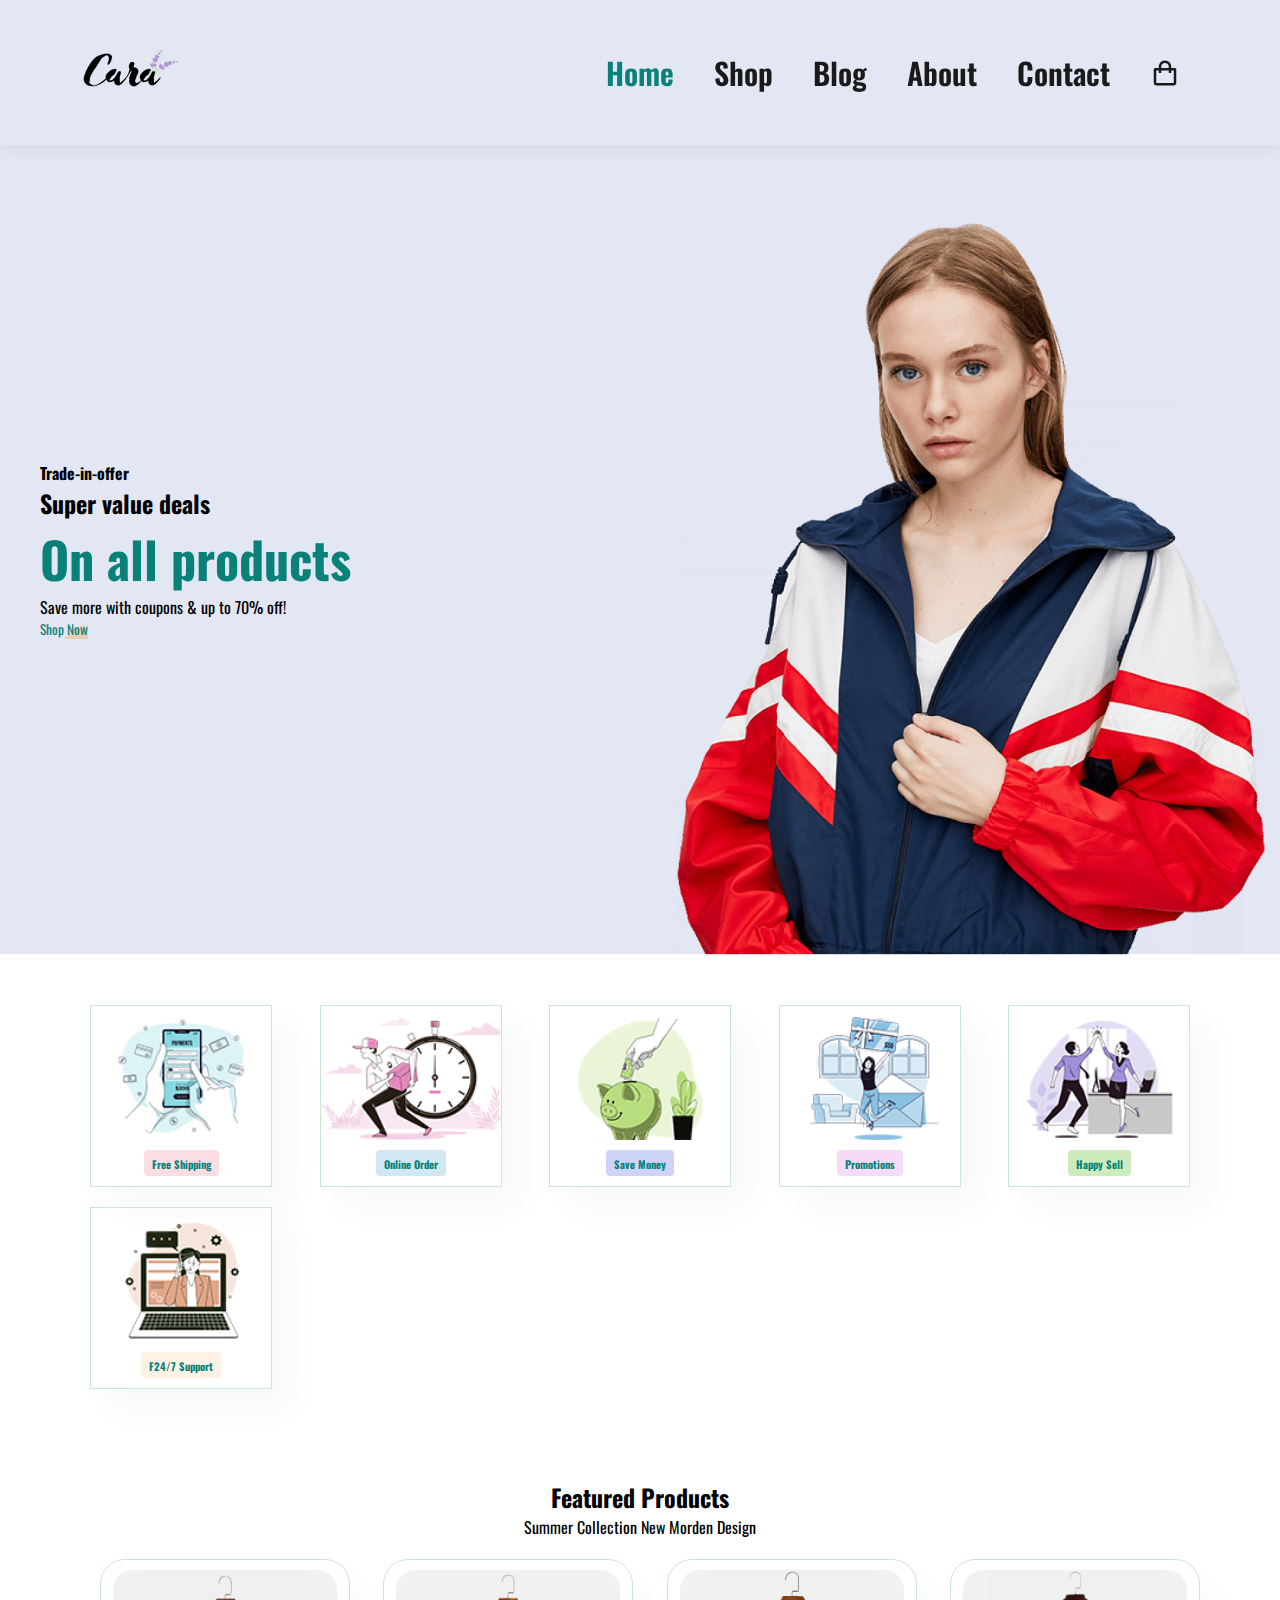
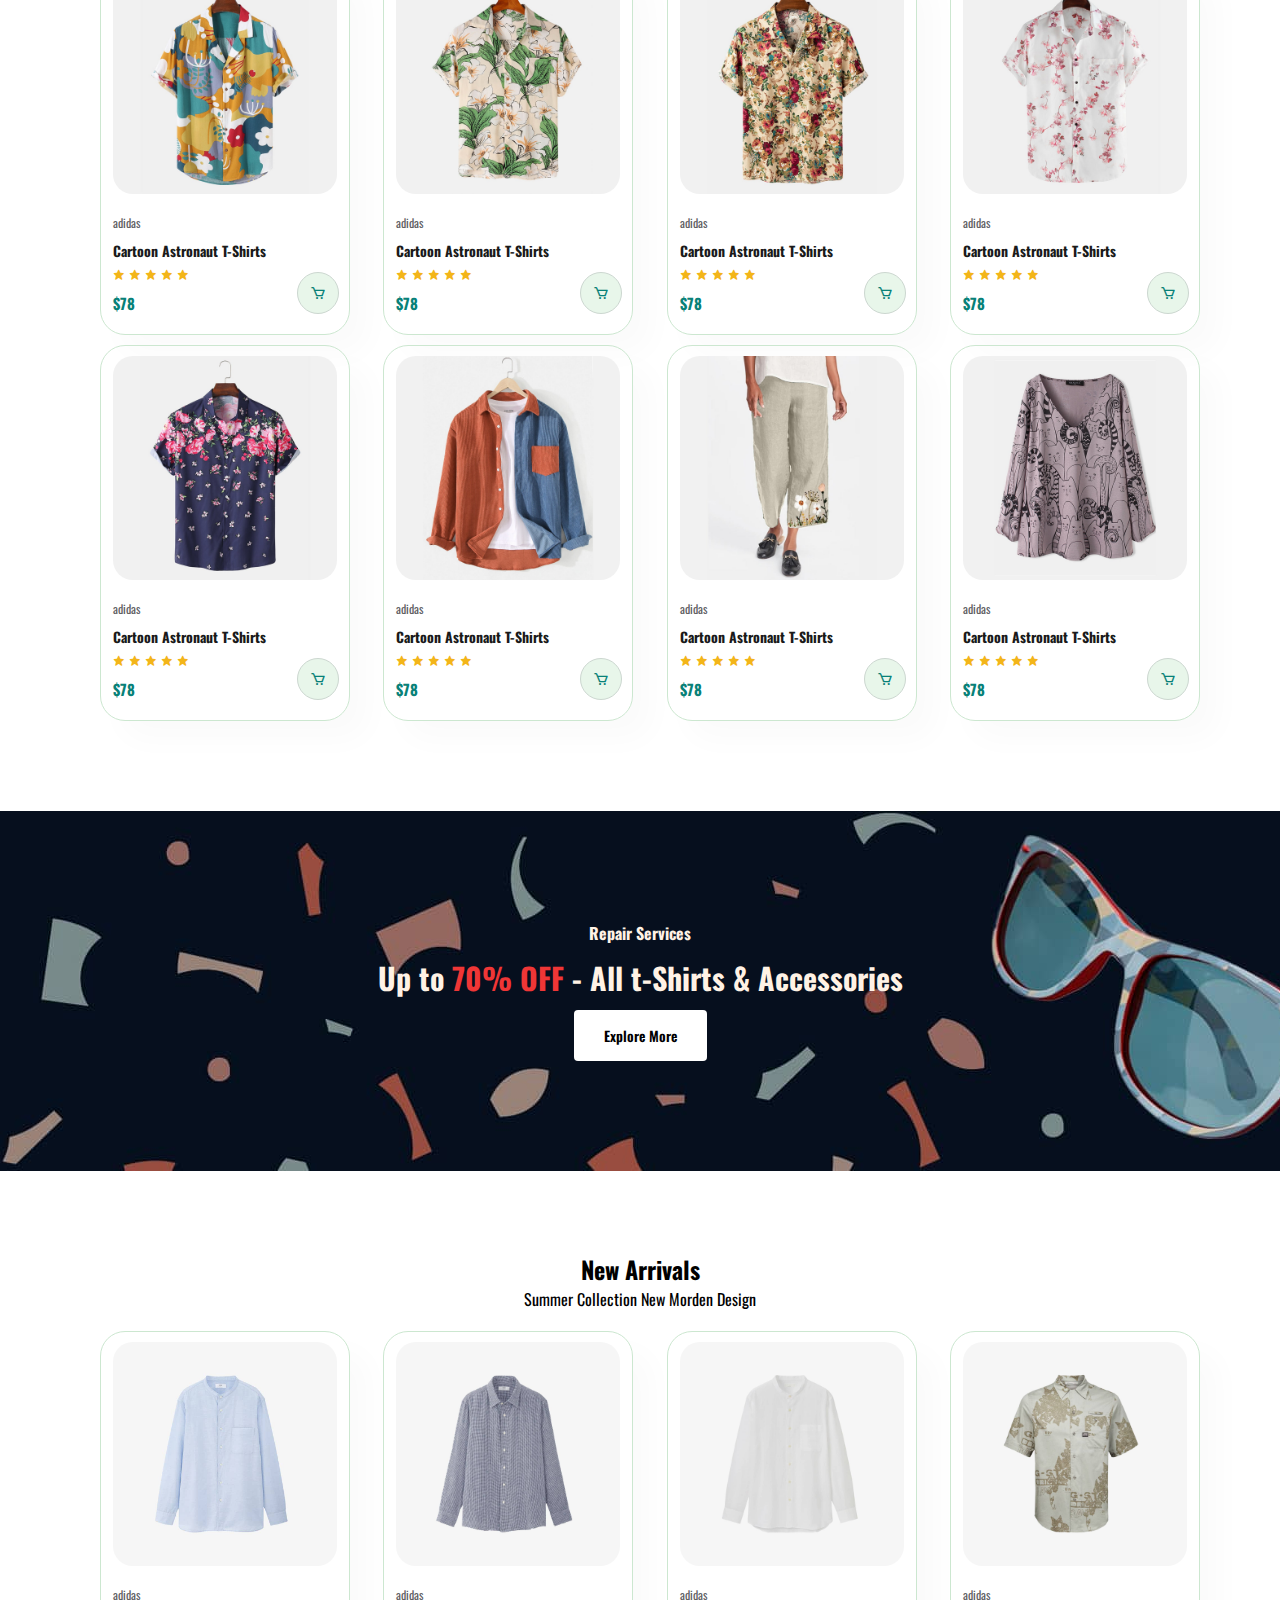
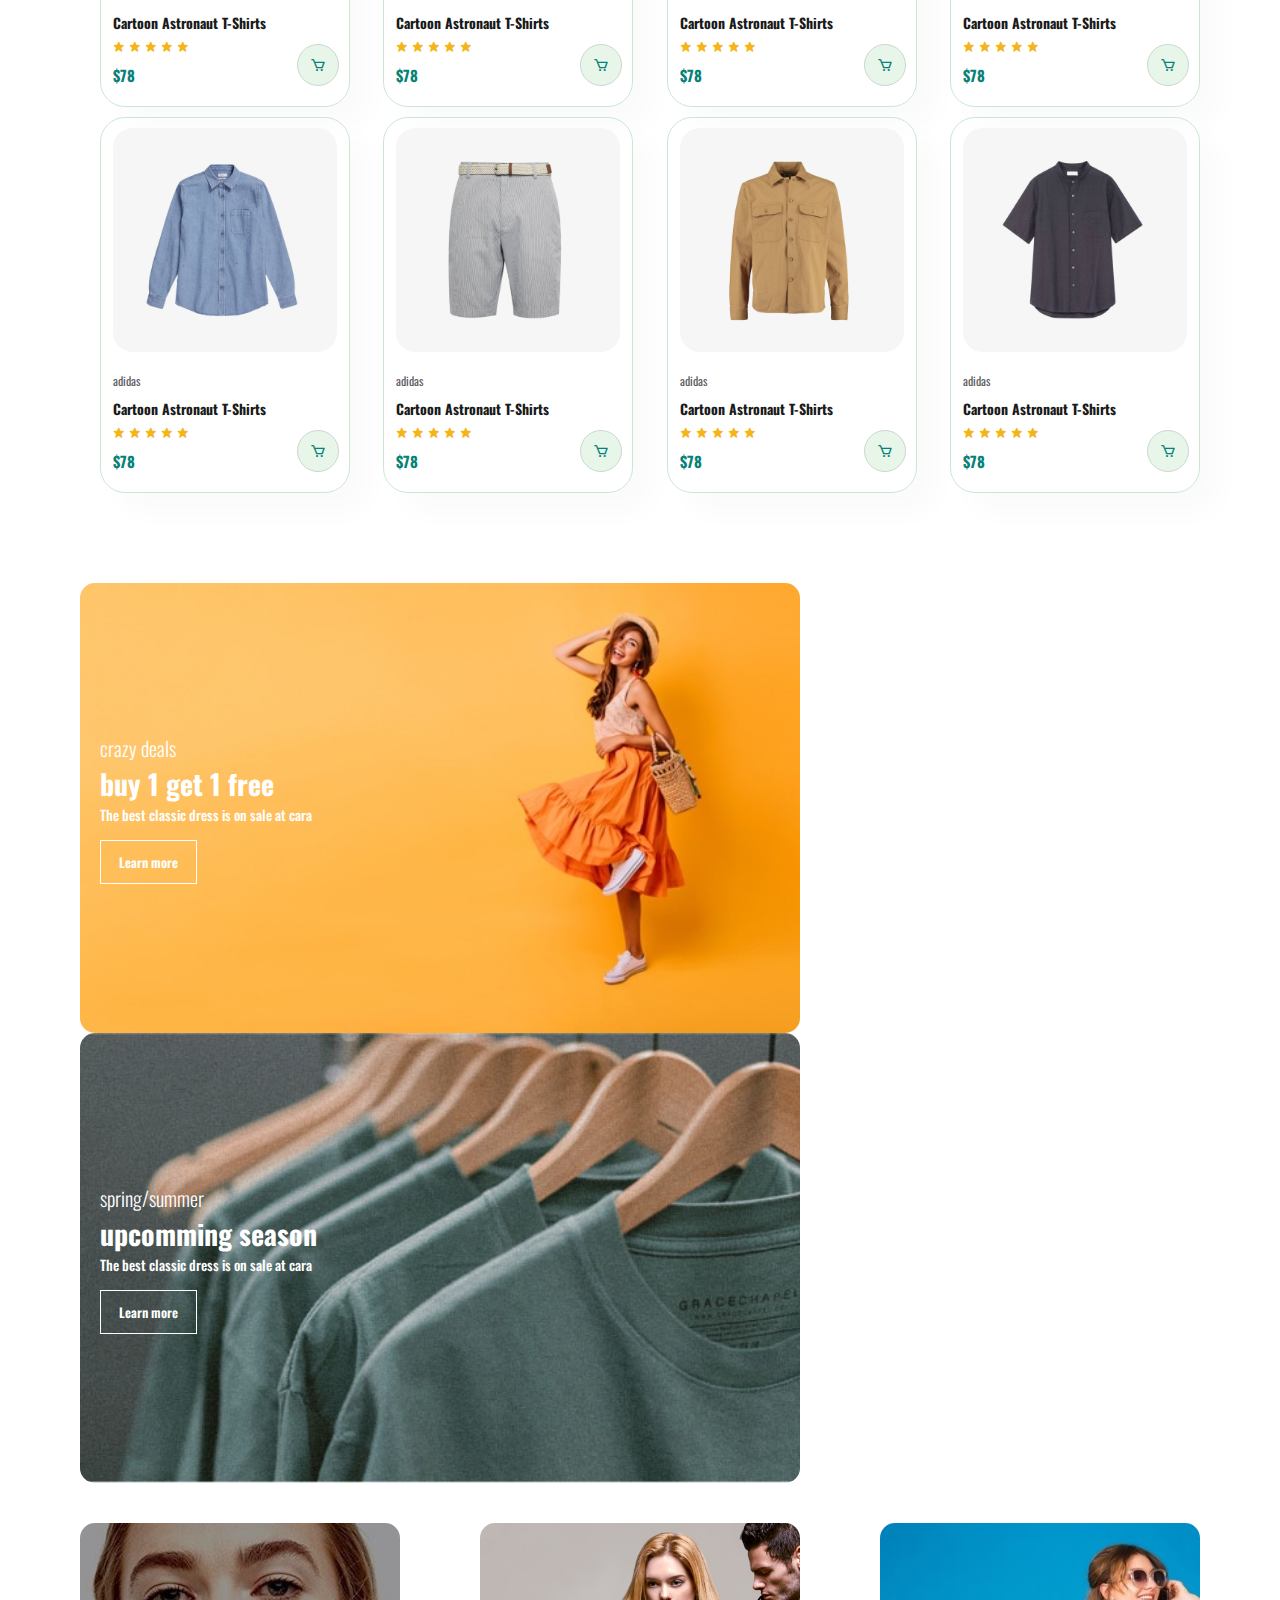
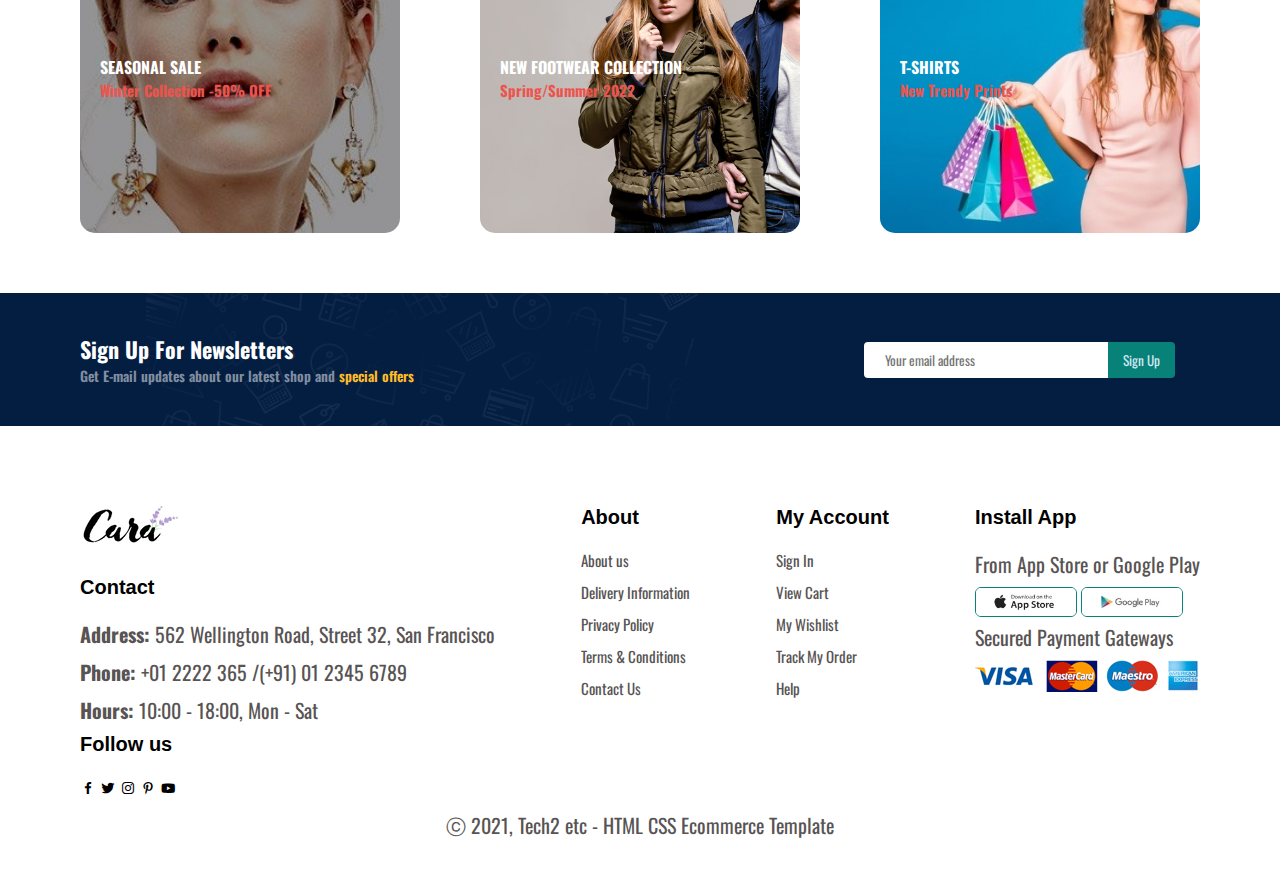
<file: index.html>
<!DOCTYPE html>
<html lang="en">
<head>
    <meta charset="UTF-8">
    <meta http-equiv="X-UA-Compatible" content="IE=edge">
    <meta name="viewport" content="width=device-width, initial-scale=1.0">
    <!-- Link To CSS -->
    <link rel="stylesheet" href="style.css">
    <!-- Box Icons-->
    <link href='https://unpkg.com/boxicons@2.1.2/css/boxicons.min.css' rel='stylesheet'>
    <title>Tech2etc Ecommerce Tutorial</title>
</head>
<body>
    <section id="header">
        <a href="#"><img src="img/logo.png" class="logo"></a>
        <div>
            <ul id="navbar">
                <li><a class="active" href="index.html">Home</a></li>
                <li><a href="shop.html">Shop</a></li>
                <li><a href="blog.html">Blog</a></li>
                <li><a href="about.html">About</a></li>
                <li><a href="contact.html">Contact</a></li>
                <li id="lg-bag"><a href="cart.html"><i class='bx bx-shopping-bag'></i></a></li>
                <a href="#" id="close"><i  class='bx bx-x' ></i></a>
            </ul>
        </div>
        <div id="mobile">
            <a href="cart.html"><i class='bx bx-shopping-bag'></i></a>
            <i id="bar"  class='bx bx-list-ul'></i>
        </div>
    </section>

    <section id="hero">
        <h4>Trade-in-offer</h4>
        <h2>Super value deals</h2>
        <h1>On all products</h1>
        <p>Save more with coupons & up to 70% off!</p>
        <button>Shop Now</button>
    </section>

    <section id="feature" class="section-p1">
        <div class="fe-box">
            <img src="img/features/f1.png" alt="">
            <h6>Free Shipping</h6>
        </div>
        <div class="fe-box">
            <img src="img/features/f2.png" alt="">
            <h6>Online Order</h6>
        </div>
        <div class="fe-box">
            <img src="img/features/f3.png" alt="">
            <h6>Save Money</h6>
        </div>
        <div class="fe-box">
            <img src="img/features/f4.png" alt="">
            <h6>Promotions</h6>
        </div>
        <div class="fe-box">
            <img src="img/features/f5.png" alt="">
            <h6>Happy Sell</h6>
        </div>
        <div class="fe-box">
            <img src="img/features/f6.png" alt="">
            <h6>F24/7 Support</h6>
        </div>
    </section>

    <section id="product1" class="section-p1">
        <h2>Featured Products</h2>
        <p>Summer Collection New Morden Design</p>
        <div class="pro-container">
            <div class="pro">
                <img src="img/products/f1.jpg" alt="">
                <div class="des">
                    <span>adidas</span>
                    <h5>Cartoon Astronaut T-Shirts</h5>
                    <div class="star">
                        <i class='bx bxs-star'></i>
                        <i class='bx bxs-star'></i>
                        <i class='bx bxs-star'></i>
                        <i class='bx bxs-star'></i>
                        <i class='bx bxs-star'></i>
                    </div>
                    <h4>$78</h4>
                </div>
                <a href="#"><i class='bx bx-cart cart'></i></a>
            </div>
            <div class="pro">
                <img src="img/products/f2.jpg" alt="">
                <div class="des">
                    <span>adidas</span>
                    <h5>Cartoon Astronaut T-Shirts</h5>
                    <div class="star">
                        <i class='bx bxs-star'></i>
                        <i class='bx bxs-star'></i>
                        <i class='bx bxs-star'></i>
                        <i class='bx bxs-star'></i>
                        <i class='bx bxs-star'></i>
                    </div>
                    <h4>$78</h4>
                </div>
                <a href="#"><i class='bx bx-cart cart'></i></a>
            </div>
            <div class="pro">
                <img src="img/products/f3.jpg" alt="">
                <div class="des">
                    <span>adidas</span>
                    <h5>Cartoon Astronaut T-Shirts</h5>
                    <div class="star">
                        <i class='bx bxs-star'></i>
                        <i class='bx bxs-star'></i>
                        <i class='bx bxs-star'></i>
                        <i class='bx bxs-star'></i>
                        <i class='bx bxs-star'></i>
                    </div>
                    <h4>$78</h4>
                </div>
                <a href="#"><i class='bx bx-cart cart'></i></a>
            </div>
            <div class="pro">
                <img src="img/products/f4.jpg" alt="">
                <div class="des">
                    <span>adidas</span>
                    <h5>Cartoon Astronaut T-Shirts</h5>
                    <div class="star">
                        <i class='bx bxs-star'></i>
                        <i class='bx bxs-star'></i>
                        <i class='bx bxs-star'></i>
                        <i class='bx bxs-star'></i>
                        <i class='bx bxs-star'></i>
                    </div>
                    <h4>$78</h4>
                </div>
                <a href="#"><i class='bx bx-cart cart'></i></a>
            </div>
            <div class="pro">
                <img src="img/products/f5.jpg" alt="">
                <div class="des">
                    <span>adidas</span>
                    <h5>Cartoon Astronaut T-Shirts</h5>
                    <div class="star">
                        <i class='bx bxs-star'></i>
                        <i class='bx bxs-star'></i>
                        <i class='bx bxs-star'></i>
                        <i class='bx bxs-star'></i>
                        <i class='bx bxs-star'></i>
                    </div>
                    <h4>$78</h4>
                </div>
                <a href="#"><i class='bx bx-cart cart'></i></a>
            </div>
            <div class="pro">
                <img src="img/products/f6.jpg" alt="">
                <div class="des">
                    <span>adidas</span>
                    <h5>Cartoon Astronaut T-Shirts</h5>
                    <div class="star">
                        <i class='bx bxs-star'></i>
                        <i class='bx bxs-star'></i>
                        <i class='bx bxs-star'></i>
                        <i class='bx bxs-star'></i>
                        <i class='bx bxs-star'></i>
                    </div>
                    <h4>$78</h4>
                </div>
                <a href="#"><i class='bx bx-cart cart'></i></a>
            </div>
            <div class="pro">
                <img src="img/products/f7.jpg" alt="">
                <div class="des">
                    <span>adidas</span>
                    <h5>Cartoon Astronaut T-Shirts</h5>
                    <div class="star">
                        <i class='bx bxs-star'></i>
                        <i class='bx bxs-star'></i>
                        <i class='bx bxs-star'></i>
                        <i class='bx bxs-star'></i>
                        <i class='bx bxs-star'></i>
                    </div>
                    <h4>$78</h4>
                </div>
                <a href="#"><i class='bx bx-cart cart'></i></a>
            </div>
            <div class="pro">
                <img src="img/products/f8.jpg" alt="">
                <div class="des">
                    <span>adidas</span>
                    <h5>Cartoon Astronaut T-Shirts</h5> 
                    <div class="star">
                        <i class='bx bxs-star'></i>
                        <i class='bx bxs-star'></i>
                        <i class='bx bxs-star'></i>
                        <i class='bx bxs-star'></i>
                        <i class='bx bxs-star'></i>
                    </div>
                    <h4>$78</h4>
                </div>
                <a href="#"><i class='bx bx-cart cart'></i></a>
            </div>
        </div>

    </section>
 
    <section id="banner" class="section-m1">
        <h4>Repair Services</h4>
        <h2>Up to <span>70% OFF</span> - All t-Shirts & Accessories</h2>
        <button class="normal">Explore More</button>
    </section>
        
    <section id="product1" class="section-p1">
        <h2>New Arrivals</h2>
        <p>Summer Collection New Morden Design</p>
        <div class="pro-container">
            <div class="pro">
                <img src="img/products/n1.jpg" alt="">
                <div class="des">
                    <span>adidas</span>
                    <h5>Cartoon Astronaut T-Shirts</h5>
                    <div class="star">
                        <i class='bx bxs-star'></i>
                        <i class='bx bxs-star'></i>
                        <i class='bx bxs-star'></i>
                        <i class='bx bxs-star'></i>
                        <i class='bx bxs-star'></i>
                    </div>
                    <h4>$78</h4>
                </div>
                <a href="#"><i class='bx bx-cart cart'></i></a>
            </div>
            <div class="pro">
                <img src="img/products/n2.jpg" alt="">
                <div class="des">
                    <span>adidas</span>
                    <h5>Cartoon Astronaut T-Shirts</h5>
                    <div class="star">
                        <i class='bx bxs-star'></i>
                        <i class='bx bxs-star'></i>
                        <i class='bx bxs-star'></i>
                        <i class='bx bxs-star'></i>
                        <i class='bx bxs-star'></i>
                    </div>
                    <h4>$78</h4>
                </div>
                <a href="#"><i class='bx bx-cart cart'></i></a>
            </div>
            <div class="pro">
                <img src="img/products/n3.jpg" alt="">
                <div class="des">
                    <span>adidas</span>
                    <h5>Cartoon Astronaut T-Shirts</h5>
                    <div class="star">
                        <i class='bx bxs-star'></i>
                        <i class='bx bxs-star'></i>
                        <i class='bx bxs-star'></i>
                        <i class='bx bxs-star'></i>
                        <i class='bx bxs-star'></i>
                    </div>
                    <h4>$78</h4>
                </div>
                <a href="#"><i class='bx bx-cart cart'></i></a>
            </div>
            <div class="pro">
                <img src="img/products/n4.jpg" alt="">
                <div class="des">
                    <span>adidas</span>
                    <h5>Cartoon Astronaut T-Shirts</h5>
                    <div class="star">
                        <i class='bx bxs-star'></i>
                        <i class='bx bxs-star'></i>
                        <i class='bx bxs-star'></i>
                        <i class='bx bxs-star'></i>
                        <i class='bx bxs-star'></i>
                    </div>
                    <h4>$78</h4>
                </div>
                <a href="#"><i class='bx bx-cart cart'></i></a>
            </div>
            <div class="pro">
                <img src="img/products/n5.jpg" alt="">
                <div class="des">
                    <span>adidas</span>
                    <h5>Cartoon Astronaut T-Shirts</h5>
                    <div class="star">
                        <i class='bx bxs-star'></i>
                        <i class='bx bxs-star'></i>
                        <i class='bx bxs-star'></i>
                        <i class='bx bxs-star'></i>
                        <i class='bx bxs-star'></i>
                    </div>
                    <h4>$78</h4>
                </div>
                <a href="#"><i class='bx bx-cart cart'></i></a>
            </div>
            <div class="pro">
                <img src="img/products/n6.jpg" alt="">
                <div class="des">
                    <span>adidas</span>
                    <h5>Cartoon Astronaut T-Shirts</h5>
                    <div class="star">
                        <i class='bx bxs-star'></i>
                        <i class='bx bxs-star'></i>
                        <i class='bx bxs-star'></i>
                        <i class='bx bxs-star'></i>
                        <i class='bx bxs-star'></i>
                    </div>
                    <h4>$78</h4>
                </div>
                <a href="#"><i class='bx bx-cart cart'></i></a>
            </div>
            <div class="pro">
                <img src="img/products/n7.jpg" alt="">
                <div class="des">
                    <span>adidas</span>
                    <h5>Cartoon Astronaut T-Shirts</h5>
                    <div class="star">
                        <i class='bx bxs-star'></i>
                        <i class='bx bxs-star'></i>
                        <i class='bx bxs-star'></i>
                        <i class='bx bxs-star'></i>
                        <i class='bx bxs-star'></i>
                    </div>
                    <h4>$78</h4>
                </div>
                <a href="#"><i class='bx bx-cart cart'></i></a>
            </div>
            <div class="pro">
                <img src="img/products/n8.jpg" alt="">
                <div class="des">
                    <span>adidas</span>
                    <h5>Cartoon Astronaut T-Shirts</h5> 
                    <div class="star">
                        <i class='bx bxs-star'></i>
                        <i class='bx bxs-star'></i>
                        <i class='bx bxs-star'></i>
                        <i class='bx bxs-star'></i>
                        <i class='bx bxs-star'></i>
                    </div>
                    <h4>$78</h4>
                </div>
                <a href="#"><i class='bx bx-cart cart'></i></a>
            </div>
        </div>

    </section>

    <section id="sm-banner" class="section-p1">
        <div class="banner-box">
            <h4>crazy deals</h4>
            <h2>buy 1 get 1 free</h2>
            <span>The best classic dress is on sale at cara</span>
            <button class="white">Learn more</button>
        </div>
        <div class="banner-box banner-box2">
            <h4>spring/summer</h4>
            <h2>upcomming season</h2>
            <span>The best classic dress is on sale at cara</span>
            <button class="white">Learn more</button>
        </div> 
    </section> 

    <section id="banner3" >
        <div class="banner-box" >
            <h2>SEASONAL SALE</h2>
            <h3>Winter Collection -50% OFF</h3>
        </div>
        <div class="banner-box banner-box2" >
            <h2>NEW FOOTWEAR COLLECTION</h2>
            <h3>Spring/Summer 2022</h3>
        </div>
        <div class="banner-box banner-box3" >
            <h2>T-SHIRTS</h2>
            <h3>New Trendy Prints</h3>
        </div>

    </section>

    <section id="newsletter" class="section-p1 section-m1">
        <div class="newstext">
            <h4>Sign Up For Newsletters</h4>
            <p>Get E-mail updates about our latest shop and <span>special offers</span></p>
        </div>
        <div class="form">
            <input type="text" placeholder="Your email address">
            <button >Sign Up</button>
        </div>
    </section>

    <footer class="section-p1">
        <div class="col">
            <img class="logo" src="img/logo.png" alt="">
            <h4>Contact</h4>
            <p><strong>Address:</strong> 562 Wellington Road, Street 32, San Francisco</p>    
            <p><strong>Phone:</strong> +01 2222 365 /(+91) 01 2345 6789</p>
            <p><strong>Hours:</strong> 10:00 - 18:00, Mon - Sat</p>  
            <div class="follow">
                <h4>Follow us</h4>
                <div class="icon">
                    <i class='bx bxl-facebook'></i>
                    <i class='bx bxl-twitter' ></i>
                    <i class='bx bxl-instagram'></i>
                    <i class='bx bxl-pinterest-alt' ></i>
                    <i class='bx bxl-youtube' ></i>
                </div>
            </div>  
        </div>

        <div class="col">
            <h4>About</h4>
            <a href="#">About us</a>
            <a href="#">Delivery Information</a>
            <a href="#">Privacy Policy</a>
            <a href="#">Terms & Conditions</a>
            <a href="#">Contact Us</a>
        </div>

        <div class="col">
            <h4>My Account</h4>
            <a href="#">Sign In</a>
            <a href="#">View Cart</a>
            <a href="#">My Wishlist</a>
            <a href="#">Track My Order</a>
            <a href="#">Help</a>
        </div>

        <div class="col install">
            <h4>Install App</h4>
            <p>From App Store or Google Play</p>
            <div class="row">
                <img src="img/pay/app.jpg" alt="">
                <img src="img/pay/play.jpg" alt="">   
            </div>
            <p>Secured Payment Gateways</p>
            <img src="img/pay/pay.png" alt="">
        </div>

        <div class="copyright">
            <p>ⓒ 2021, Tech2 etc - HTML CSS Ecommerce Template</p>
        </div>
    </footer>


    <script src="script.js"></script>
</body>
</html>
</file>
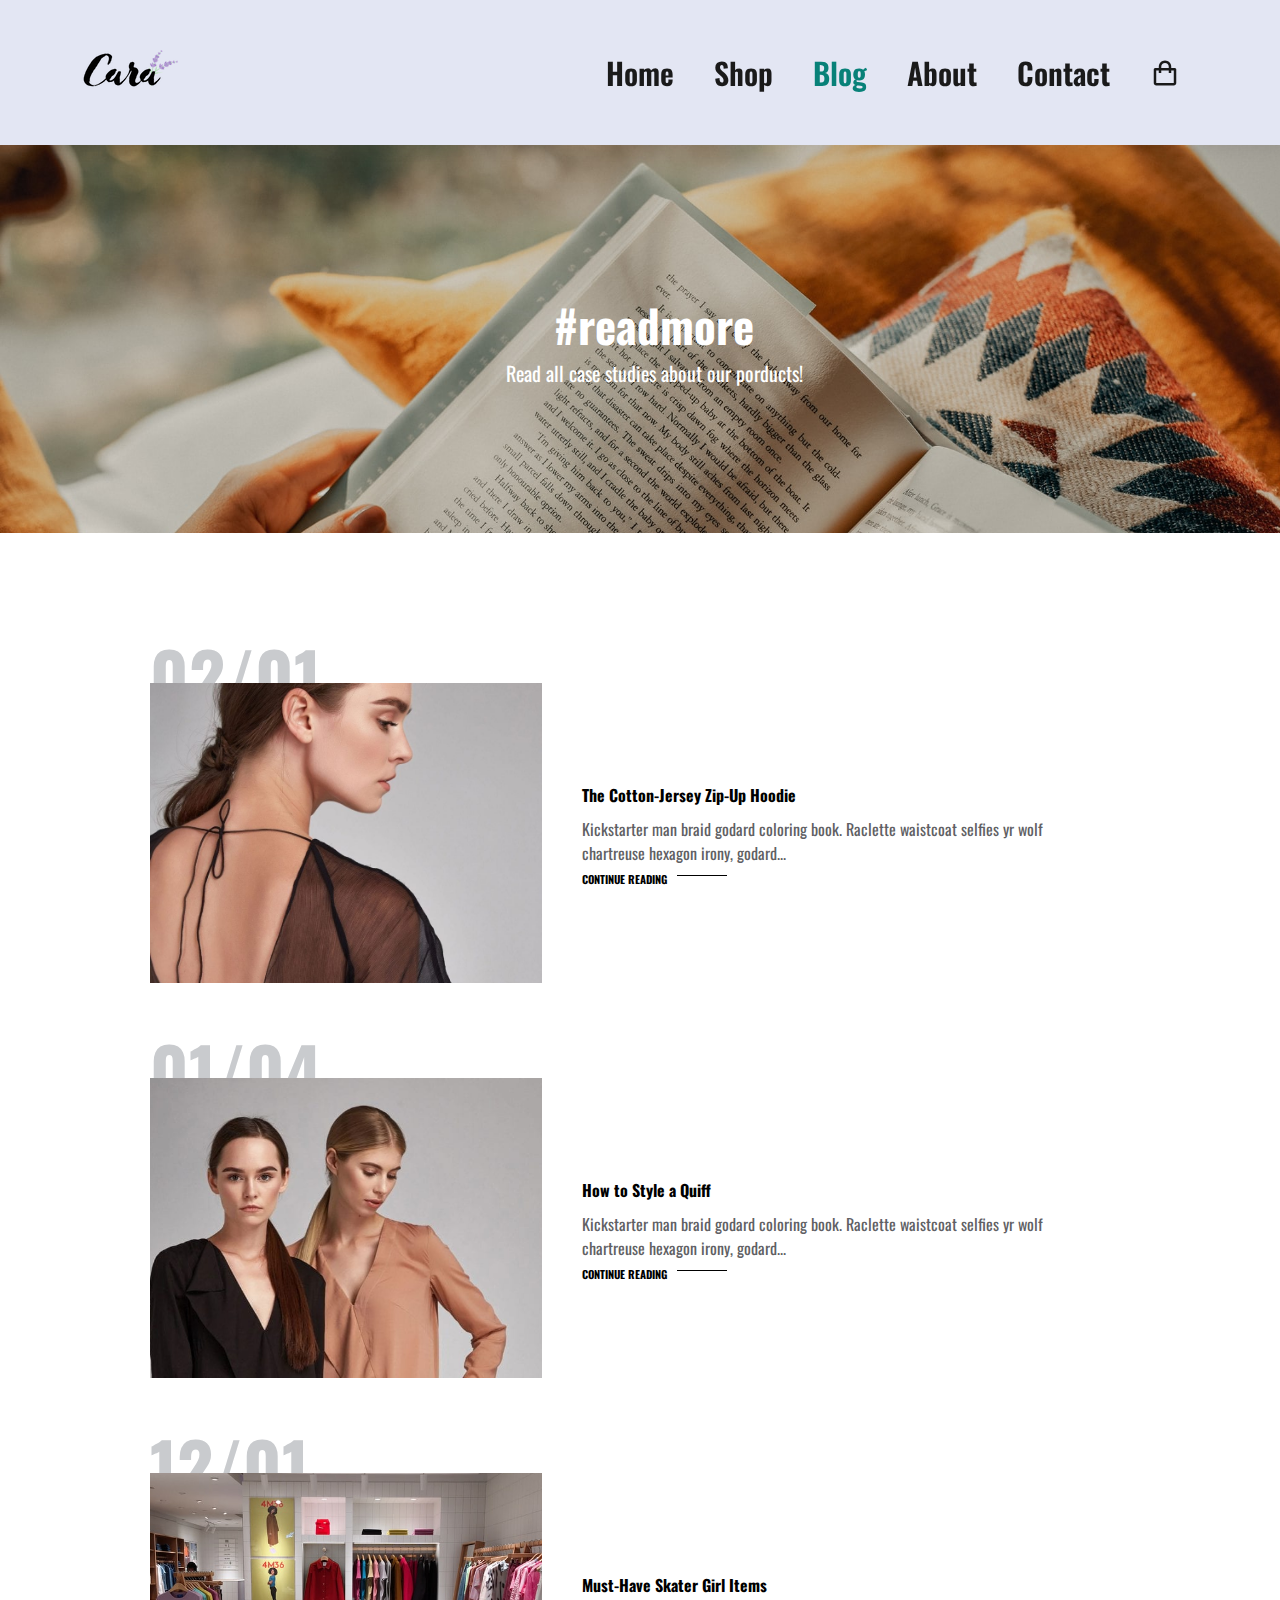
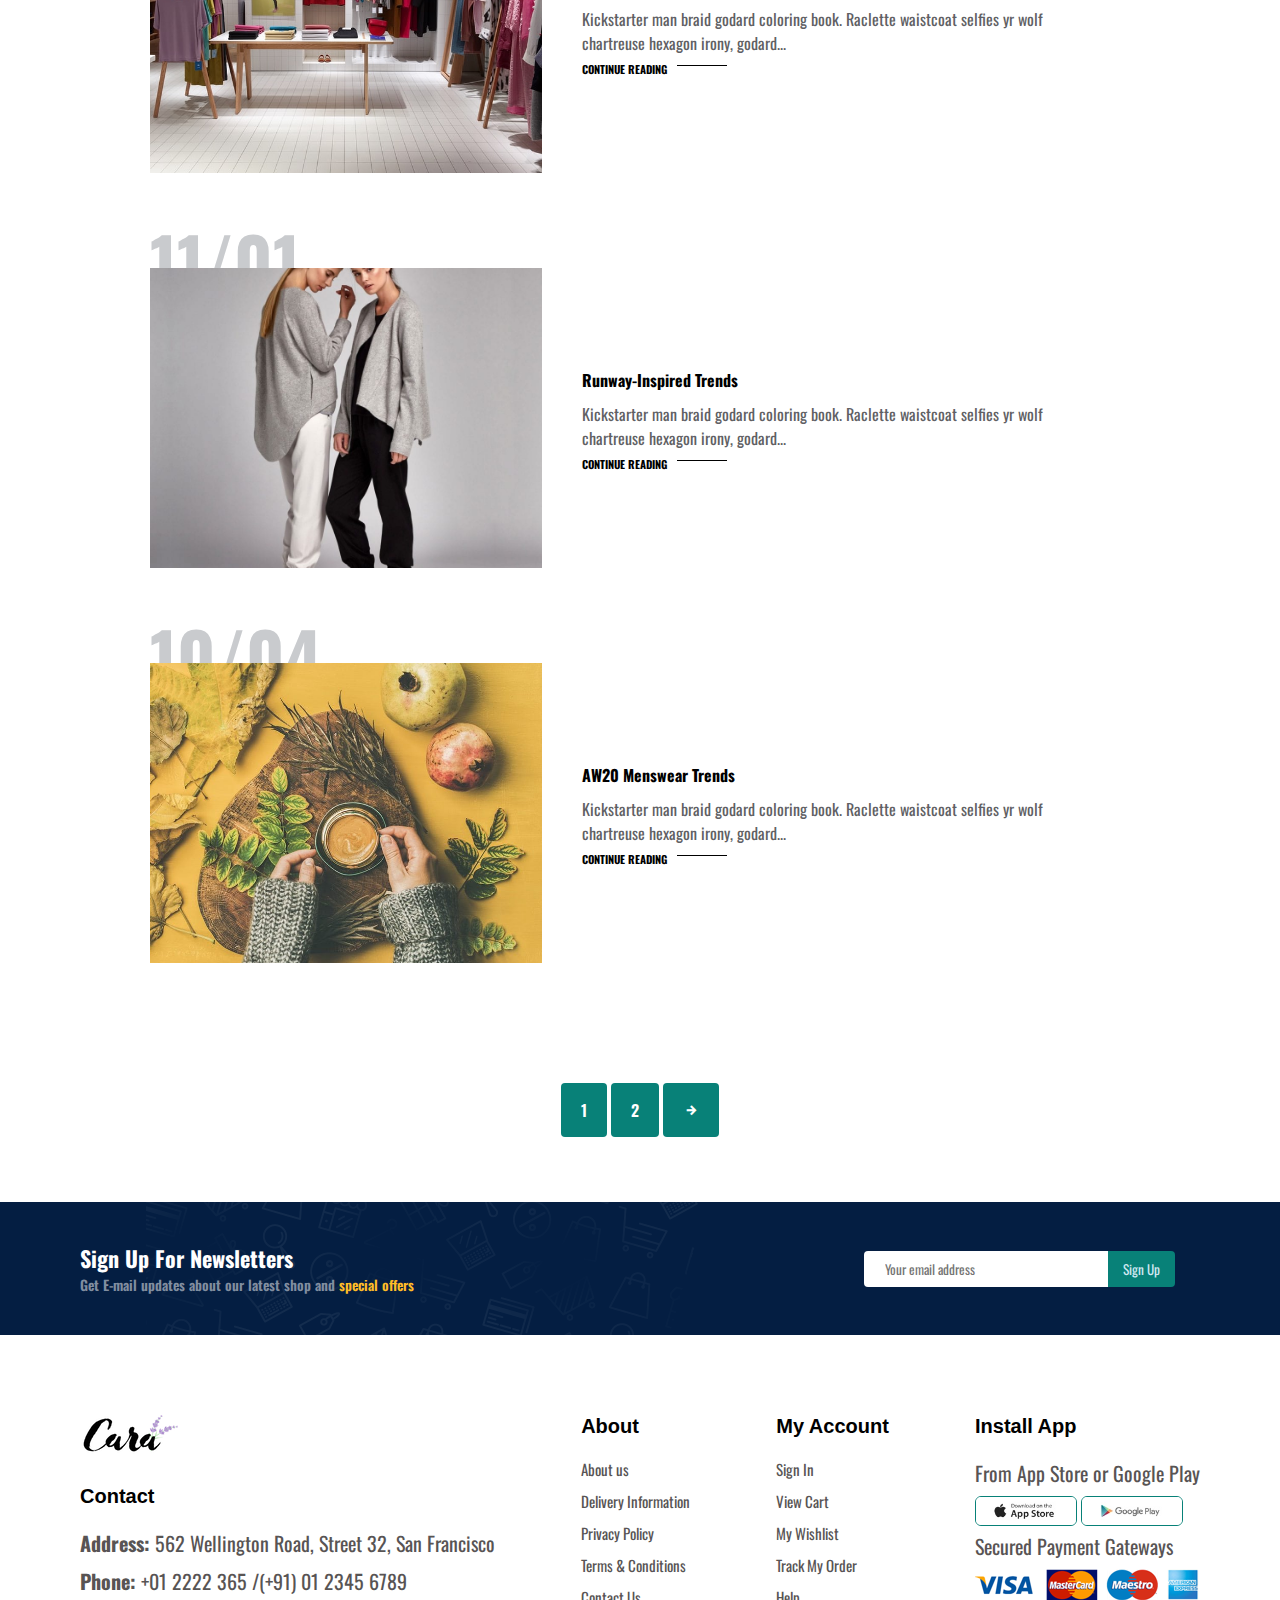
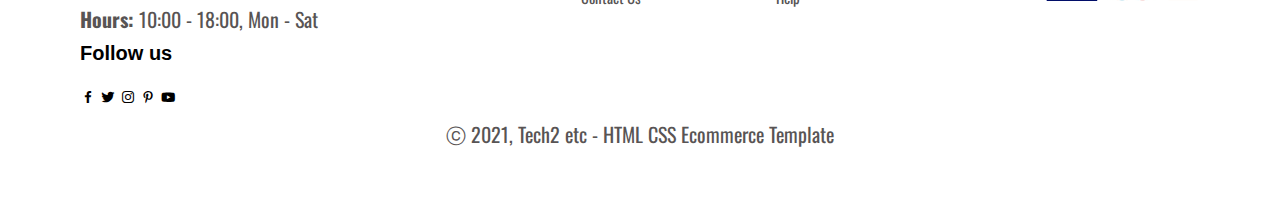
<file: blog.html>
<!DOCTYPE html>
<html lang="en">
<head>
    <meta charset="UTF-8">
    <meta http-equiv="X-UA-Compatible" content="IE=edge">
    <meta name="viewport" content="width=device-width, initial-scale=1.0">
    <!-- Link To CSS -->
    <link rel="stylesheet" href="style.css">
    <!-- Box Icons-->
    <link href='https://unpkg.com/boxicons@2.1.2/css/boxicons.min.css' rel='stylesheet'>
    <title>Tech2etc Ecommerce Tutorial</title>
</head>
<body>
    <section id="header">
        <a href="#"><img src="img/logo.png" class="logo"></a>
        <div>
            <ul id="navbar">
                <li><a href="index.html">Home</a></li>
                <li><a href="shop.html">Shop</a></li>
                <li><a class="active" href="blog.html">Blog</a></li>
                <li><a href="about.html">About</a></li>
                <li><a href="contact.html">Contact</a></li>
                <li id="lg-bag"><a href="cart.html"><i class='bx bx-shopping-bag'></i></a></li>
                <a href="#" id="close"><i  class='bx bx-x' ></i></a>
            </ul>
        </div>
        <div id="mobile">
            <a href="cart.html"><i class='bx bx-shopping-bag'></i></a>
            <i id="bar"  class='bx bx-list-ul'></i>
        </div>
    </section>

    <section id="page-header" class="blog-header">
        <h2>#readmore</h2>    
        <p>Read all case studies about our porducts! </p>
    </section>

    <section id="blog">
        <div class="blog-box">
            <div class="blog-img">
                <img src="img/blog/b1.jpg" alt="">
            </div>
            <div class="blog-details">
                <h4>The Cotton-Jersey Zip-Up Hoodie</h4>
                <p>Kickstarter man braid godard coloring book. Raclette waistcoat selfies yr wolf chartreuse
                    hexagon irony, godard...
                </p>
                <a href="#">CONTINUE READING</a>
            </div>
            <h1>02/01</h1>
        </div>
        <div class="blog-box">
            <div class="blog-img">
                <img src="img/blog/b2.jpg" alt="">
            </div>
            <div class="blog-details">
                <h4>How to Style a Quiff</h4>
                <p>Kickstarter man braid godard coloring book. Raclette waistcoat selfies yr wolf chartreuse
                    hexagon irony, godard...
                </p>
                <a href="#">CONTINUE READING</a>
            </div>
            <h1>01/04</h1>
        </div>
        <div class="blog-box">
            <div class="blog-img">
                <img src="img/blog/b3.jpg" alt="">
            </div>
            <div class="blog-details">
                <h4>Must-Have Skater Girl Items</h4>
                <p>Kickstarter man braid godard coloring book. Raclette waistcoat selfies yr wolf chartreuse
                    hexagon irony, godard...
                </p>
                <a href="#">CONTINUE READING</a>
            </div>
            <h1>12/01</h1>
        </div>
        <div class="blog-box">
            <div class="blog-img">
                <img src="img/blog/b4.jpg" alt="">
            </div>
            <div class="blog-details">
                <h4>Runway-Inspired Trends</h4>
                <p>Kickstarter man braid godard coloring book. Raclette waistcoat selfies yr wolf chartreuse
                    hexagon irony, godard...
                </p>
                <a href="#">CONTINUE READING</a>
            </div>
            <h1>11/01</h1>
        </div>
        <div class="blog-box">
            <div class="blog-img">
                <img src="img/blog/b6.jpg" alt="">
            </div>
            <div class="blog-details">
                <h4>AW20 Menswear Trends</h4>
                <p>Kickstarter man braid godard coloring book. Raclette waistcoat selfies yr wolf chartreuse
                    hexagon irony, godard...
                </p>
                <a href="#">CONTINUE READING</a>
            </div>
            <h1>10/04</h1>
        </div>
    </section>


    <section id="pagination" class="section-p1">
        <a href="#">1</a>
        <a href="#">2</a>
        <a href="#"><i class='bx bx-right-arrow-alt'></i></a>
    </section>
  

    <section id="newsletter" class="section-p1 section-m1">
        <div class="newstext">
            <h4>Sign Up For Newsletters</h4>
            <p>Get E-mail updates about our latest shop and <span>special offers</span></p>
        </div>
        <div class="form">
            <input type="text" placeholder="Your email address">
            <button >Sign Up</button>
        </div>
    </section>

    <footer class="section-p1">
        <div class="col">
            <img class="logo" src="img/logo.png" alt="">
            <h4>Contact</h4>
            <p><strong>Address:</strong> 562 Wellington Road, Street 32, San Francisco</p>    
            <p><strong>Phone:</strong> +01 2222 365 /(+91) 01 2345 6789</p>
            <p><strong>Hours:</strong> 10:00 - 18:00, Mon - Sat</p>  
            <div class="follow">
                <h4>Follow us</h4>
                <div class="icon">
                    <i class='bx bxl-facebook'></i>
                    <i class='bx bxl-twitter' ></i>
                    <i class='bx bxl-instagram'></i>
                    <i class='bx bxl-pinterest-alt' ></i>
                    <i class='bx bxl-youtube' ></i>
                </div>
            </div>  
        </div>

        <div class="col">
            <h4>About</h4>
            <a href="#">About us</a>
            <a href="#">Delivery Information</a>
            <a href="#">Privacy Policy</a>
            <a href="#">Terms & Conditions</a>
            <a href="#">Contact Us</a>
        </div>

        <div class="col">
            <h4>My Account</h4>
            <a href="#">Sign In</a>
            <a href="#">View Cart</a>
            <a href="#">My Wishlist</a>
            <a href="#">Track My Order</a>
            <a href="#">Help</a>
        </div>

        <div class="col install">
            <h4>Install App</h4>
            <p>From App Store or Google Play</p>
            <div class="row">
                <img src="img/pay/app.jpg" alt="">
                <img src="img/pay/play.jpg" alt="">   
            </div>
            <p>Secured Payment Gateways</p>
            <img src="img/pay/pay.png" alt="">
        </div>

        <div class="copyright">
            <p>ⓒ 2021, Tech2 etc - HTML CSS Ecommerce Template</p>
        </div>
    </footer>


    <script src="script.js"></script>
</body>
</html>
</file>
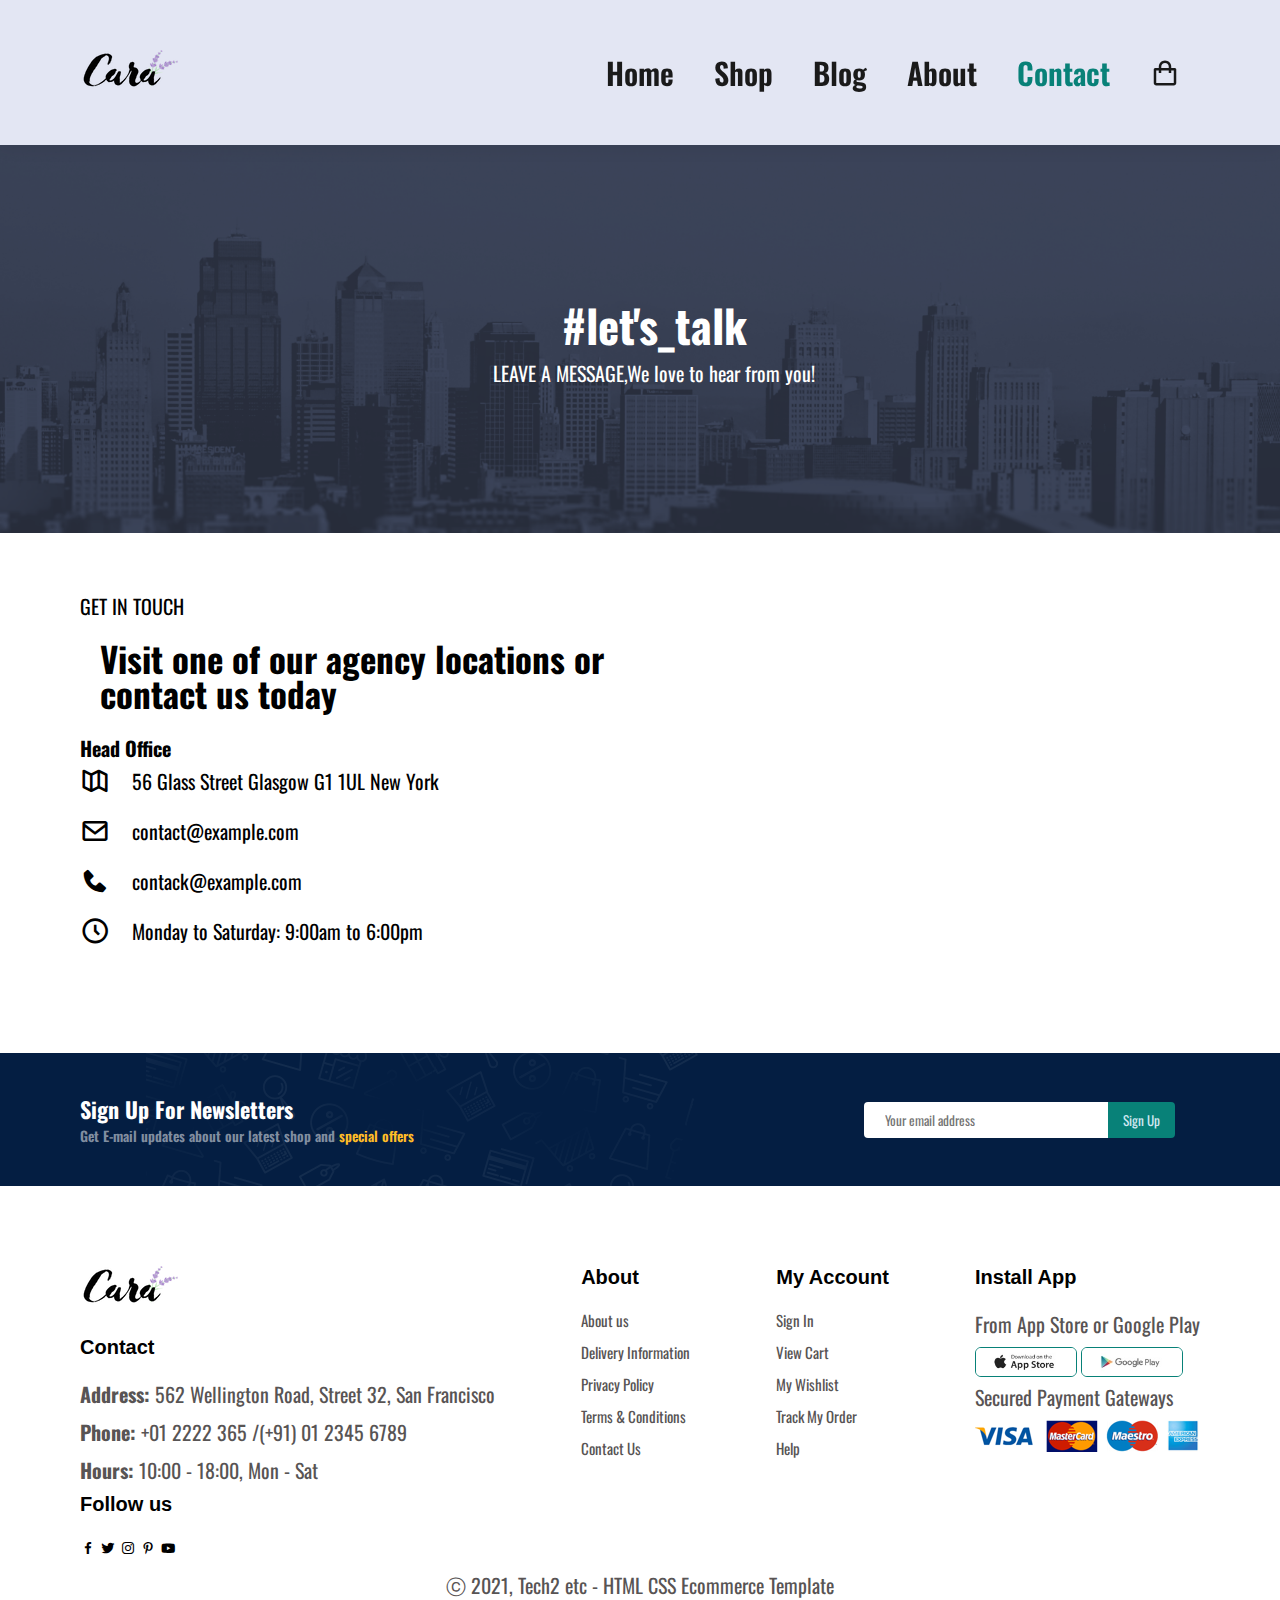
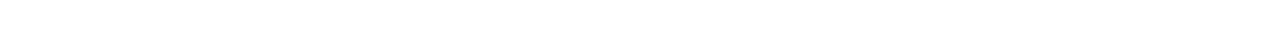
<file: contact.html>
<!DOCTYPE html>
<html lang="en">
<head>
    <meta charset="UTF-8">
    <meta http-equiv="X-UA-Compatible" content="IE=edge">
    <meta name="viewport" content="width=device-width, initial-scale=1.0">
    <!-- Link To CSS -->
    <link rel="stylesheet" href="style.css">
    <!-- Box Icons-->
    <link href='https://unpkg.com/boxicons@2.1.2/css/boxicons.min.css' rel='stylesheet'>
    <title>Tech2etc Ecommerce Tutorial</title>
</head>
<body>
    <section id="header">
        <a href="#"><img src="img/logo.png" class="logo"></a>
        <div>
            <ul id="navbar">
                <li><a href="index.html">Home</a></li>
                <li><a href="shop.html">Shop</a></li>
                <li><a href="blog.html">Blog</a></li>
                <li><a href="about.html">About</a></li>
                <li><a class="active" href="contact.html">Contact</a></li>
                <li id="lg-bag"><a href="cart.html"><i class='bx bx-shopping-bag'></i></a></li>
                <a href="#" id="close"><i  class='bx bx-x' ></i></a>
            </ul>
        </div>
        <div id="mobile">
            <a href="cart.html"><i class='bx bx-shopping-bag'></i></a>
            <i id="bar"  class='bx bx-list-ul'></i>
        </div>
    </section>

    <section id="page-header" class="about-header">
        <h2>#let's_talk</h2>    
        <p>LEAVE A MESSAGE,We love to hear from you!</p>
    </section>

    <section id="contact-details" class="section-p1">
        <div class="details">
            <span>GET IN TOUCH</span>
            <h2>Visit one of our agency locations or contact us today</h2>
            <h3>Head Office</h3>
            <div>
                <li>
                    <i class='bx bx-map-alt'></i> 
                    <p>56 Glass Street Glasgow G1 1UL New York</p>
                </li>
                <li>
                    <i class='bx bx-envelope' ></i>
                    <p>contact@example.com</p>
                </li>
                <li>
                    <i class='bx bxs-phone'></i>
                    <p>contack@example.com</p>
                </li>
                <li>
                    <i class='bx bx-time-five'></i>
                    <p>Monday to Saturday: 9:00am to 6:00pm</p>
                </li>
            </div>
        </div>
        
            <div class="map">
                <iframe src="https://www.google.com/maps/embed?pb=!1m18!1m12!1m3!1d3492.851301839746!2d-1.2575417226180445!3d51.75463614254384!2m3!1f0!2f0!3f0!3m2!1i1024!2i768!4f13.1!3m3!1m2!1s0x4876c6a9ef8c485b%3A0xd2ff1883a001afed!2sUniversity%20of%20Oxford!5e0!3m2!1sen!2skr!4v1653566711703!5m2!1sen!2skr" width="600" height="450" style="border:0;" allowfullscreen="" loading="lazy" referrerpolicy="no-referrer-when-downgrade"></iframe>
            </div>
    </section>


    <section id="newsletter" class="section-p1 section-m1">
        <div class="newstext">
            <h4>Sign Up For Newsletters</h4>
            <p>Get E-mail updates about our latest shop and <span>special offers</span></p>
        </div>
        <div class="form">
            <input type="text" placeholder="Your email address">
            <button >Sign Up</button>
        </div>
    </section>

    <footer class="section-p1">
        <div class="col">
            <img class="logo" src="img/logo.png" alt="">
            <h4>Contact</h4>
            <p><strong>Address:</strong> 562 Wellington Road, Street 32, San Francisco</p>    
            <p><strong>Phone:</strong> +01 2222 365 /(+91) 01 2345 6789</p>
            <p><strong>Hours:</strong> 10:00 - 18:00, Mon - Sat</p>  
            <div class="follow">
                <h4>Follow us</h4>
                <div class="icon">
                    <i class='bx bxl-facebook'></i>
                    <i class='bx bxl-twitter' ></i>
                    <i class='bx bxl-instagram'></i>
                    <i class='bx bxl-pinterest-alt' ></i>
                    <i class='bx bxl-youtube' ></i>
                </div>
            </div>  
        </div>

        <div class="col">
            <h4>About</h4>
            <a href="#">About us</a>
            <a href="#">Delivery Information</a>
            <a href="#">Privacy Policy</a>
            <a href="#">Terms & Conditions</a>
            <a href="#">Contact Us</a>
        </div>

        <div class="col">
            <h4>My Account</h4>
            <a href="#">Sign In</a>
            <a href="#">View Cart</a>
            <a href="#">My Wishlist</a>
            <a href="#">Track My Order</a>
            <a href="#">Help</a>
        </div>

        <div class="col install">
            <h4>Install App</h4>
            <p>From App Store or Google Play</p>
            <div class="row">
                <img src="img/pay/app.jpg" alt="">
                <img src="img/pay/play.jpg" alt="">   
            </div>
            <p>Secured Payment Gateways</p>
            <img src="img/pay/pay.png" alt="">
        </div>

        <div class="copyright">
            <p>ⓒ 2021, Tech2 etc - HTML CSS Ecommerce Template</p>
        </div>
    </footer>


    <script src="script.js"></script>
</body>
</html>
</file>
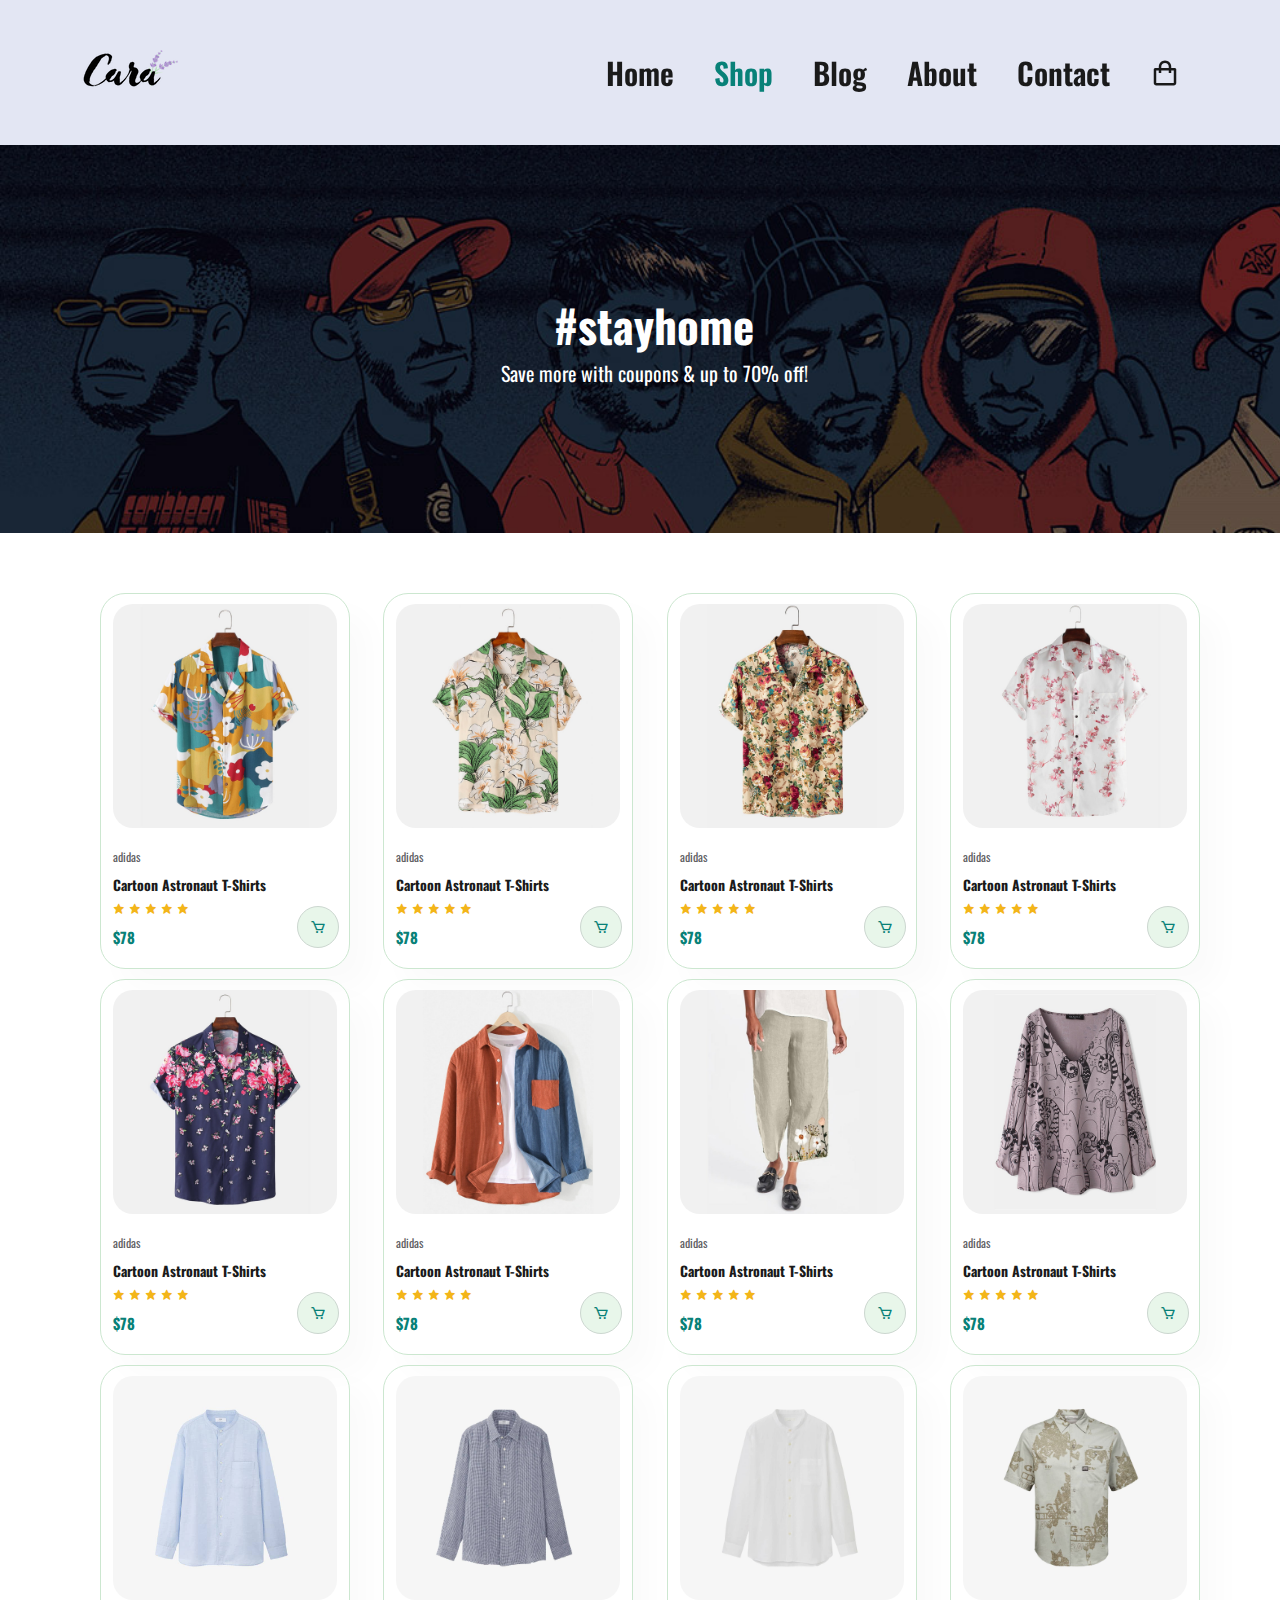
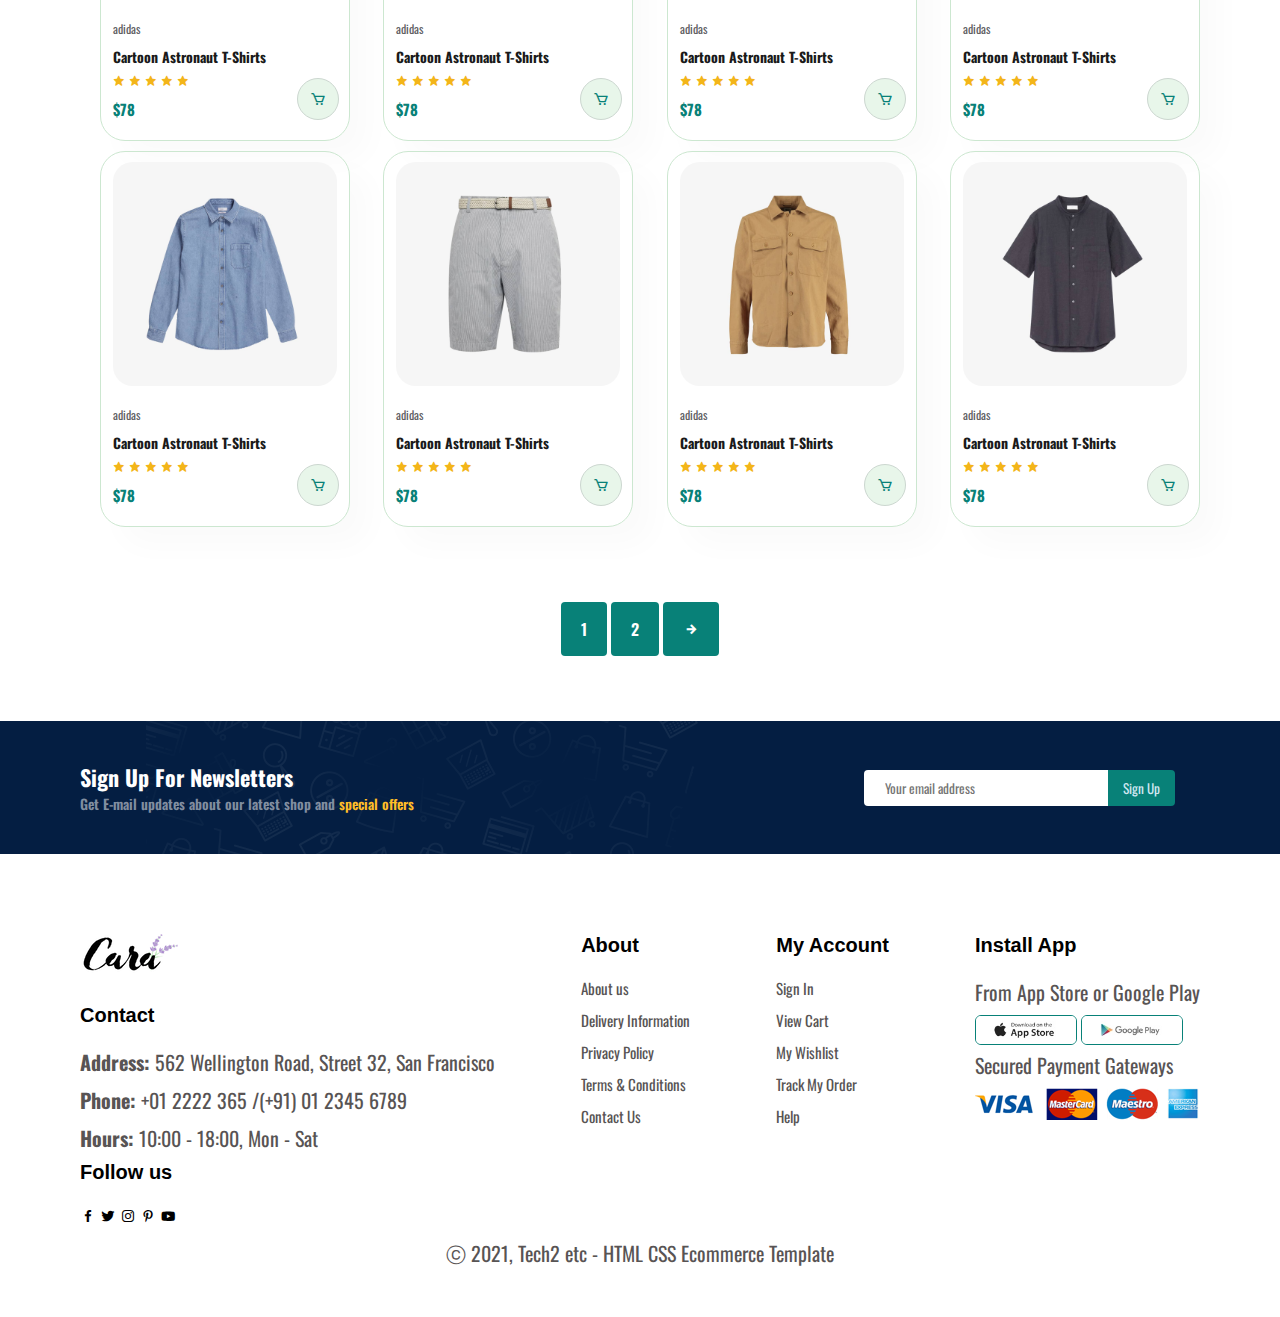
<file: shop.html>
<!DOCTYPE html>
<html lang="en">
<head>
    <meta charset="UTF-8">
    <meta http-equiv="X-UA-Compatible" content="IE=edge">
    <meta name="viewport" content="width=device-width, initial-scale=1.0">
    <!-- Link To CSS -->
    <link rel="stylesheet" href="style.css">
    <!-- Box Icons-->
    <link href='https://unpkg.com/boxicons@2.1.2/css/boxicons.min.css' rel='stylesheet'>
    <title>Tech2etc Ecommerce Tutorial</title>
</head>
<body>
    <section id="header">
        <a href="#"><img src="img/logo.png" class="logo"></a>
        <div>
            <ul id="navbar">
                <li><a href="index.html">Home</a></li>
                <li><a class="active" href="shop.html">Shop</a></li>
                <li><a href="blog.html">Blog</a></li>
                <li><a href="about.html">About</a></li>
                <li><a href="contact.html">Contact</a></li>
                <li id="lg-bag"><a href="cart.html"><i class='bx bx-shopping-bag'></i></a></li>
                <a href="#" id="close"><i  class='bx bx-x' ></i></a>
            </ul>
        </div>
        <div id="mobile">
            <a href="cart.html"><i class='bx bx-shopping-bag'></i></a>
            <i id="bar"  class='bx bx-list-ul'></i>
        </div>
    </section>

    <section id="page-header">
        <h2>#stayhome</h2>
        
        <p>Save more with coupons & up to 70% off!</p>

    </section>


    <section id="product1" class="section-p1">
        <div class="pro-container">
            <div class="pro" onclick="window.location.href='sproduct.html';">
                <img src="img/products/f1.jpg" alt="">
                <div class="des">
                    <span>adidas</span>
                    <h5>Cartoon Astronaut T-Shirts</h5>
                    <div class="star">
                        <i class='bx bxs-star'></i>
                        <i class='bx bxs-star'></i>
                        <i class='bx bxs-star'></i>
                        <i class='bx bxs-star'></i>
                        <i class='bx bxs-star'></i>
                    </div>
                    <h4>$78</h4>
                </div>
                <a href="#"><i class='bx bx-cart cart'></i></a>
            </div>
            <div class="pro">
                <img src="img/products/f2.jpg" alt="">
                <div class="des">
                    <span>adidas</span>
                    <h5>Cartoon Astronaut T-Shirts</h5>
                    <div class="star">
                        <i class='bx bxs-star'></i>
                        <i class='bx bxs-star'></i>
                        <i class='bx bxs-star'></i>
                        <i class='bx bxs-star'></i>
                        <i class='bx bxs-star'></i>
                    </div>
                    <h4>$78</h4>
                </div>
                <a href="#"><i class='bx bx-cart cart'></i></a>
            </div>
            <div class="pro">
                <img src="img/products/f3.jpg" alt="">
                <div class="des">
                    <span>adidas</span>
                    <h5>Cartoon Astronaut T-Shirts</h5>
                    <div class="star">
                        <i class='bx bxs-star'></i>
                        <i class='bx bxs-star'></i>
                        <i class='bx bxs-star'></i>
                        <i class='bx bxs-star'></i>
                        <i class='bx bxs-star'></i>
                    </div>
                    <h4>$78</h4>
                </div>
                <a href="#"><i class='bx bx-cart cart'></i></a>
            </div>
            <div class="pro">
                <img src="img/products/f4.jpg" alt="">
                <div class="des">
                    <span>adidas</span>
                    <h5>Cartoon Astronaut T-Shirts</h5>
                    <div class="star">
                        <i class='bx bxs-star'></i>
                        <i class='bx bxs-star'></i>
                        <i class='bx bxs-star'></i>
                        <i class='bx bxs-star'></i>
                        <i class='bx bxs-star'></i>
                    </div>
                    <h4>$78</h4>
                </div>
                <a href="#"><i class='bx bx-cart cart'></i></a>
            </div>
            <div class="pro">
                <img src="img/products/f5.jpg" alt="">
                <div class="des">
                    <span>adidas</span>
                    <h5>Cartoon Astronaut T-Shirts</h5>
                    <div class="star">
                        <i class='bx bxs-star'></i>
                        <i class='bx bxs-star'></i>
                        <i class='bx bxs-star'></i>
                        <i class='bx bxs-star'></i>
                        <i class='bx bxs-star'></i>
                    </div>
                    <h4>$78</h4>
                </div>
                <a href="#"><i class='bx bx-cart cart'></i></a>
            </div>
            <div class="pro">
                <img src="img/products/f6.jpg" alt="">
                <div class="des">
                    <span>adidas</span>
                    <h5>Cartoon Astronaut T-Shirts</h5>
                    <div class="star">
                        <i class='bx bxs-star'></i>
                        <i class='bx bxs-star'></i>
                        <i class='bx bxs-star'></i>
                        <i class='bx bxs-star'></i>
                        <i class='bx bxs-star'></i>
                    </div>
                    <h4>$78</h4>
                </div>
                <a href="#"><i class='bx bx-cart cart'></i></a>
            </div>
            <div class="pro">
                <img src="img/products/f7.jpg" alt="">
                <div class="des">
                    <span>adidas</span>
                    <h5>Cartoon Astronaut T-Shirts</h5>
                    <div class="star">
                        <i class='bx bxs-star'></i>
                        <i class='bx bxs-star'></i>
                        <i class='bx bxs-star'></i>
                        <i class='bx bxs-star'></i>
                        <i class='bx bxs-star'></i>
                    </div>
                    <h4>$78</h4>
                </div>
                <a href="#"><i class='bx bx-cart cart'></i></a>
            </div>
            <div class="pro">
                <img src="img/products/f8.jpg" alt="">
                <div class="des">
                    <span>adidas</span>
                    <h5>Cartoon Astronaut T-Shirts</h5> 
                    <div class="star">
                        <i class='bx bxs-star'></i>
                        <i class='bx bxs-star'></i>
                        <i class='bx bxs-star'></i>
                        <i class='bx bxs-star'></i>
                        <i class='bx bxs-star'></i>
                    </div>
                    <h4>$78</h4>
                </div>
                <a href="#"><i class='bx bx-cart cart'></i></a>
            </div>
            <div class="pro">
                <img src="img/products/n1.jpg" alt="">
                <div class="des">
                    <span>adidas</span>
                    <h5>Cartoon Astronaut T-Shirts</h5>
                    <div class="star">
                        <i class='bx bxs-star'></i>
                        <i class='bx bxs-star'></i>
                        <i class='bx bxs-star'></i>
                        <i class='bx bxs-star'></i>
                        <i class='bx bxs-star'></i>
                    </div>
                    <h4>$78</h4>
                </div>
                <a href="#"><i class='bx bx-cart cart'></i></a>
            </div>
            <div class="pro">
                <img src="img/products/n2.jpg" alt="">
                <div class="des">
                    <span>adidas</span>
                    <h5>Cartoon Astronaut T-Shirts</h5>
                    <div class="star">
                        <i class='bx bxs-star'></i>
                        <i class='bx bxs-star'></i>
                        <i class='bx bxs-star'></i>
                        <i class='bx bxs-star'></i>
                        <i class='bx bxs-star'></i>
                    </div>
                    <h4>$78</h4>
                </div>
                <a href="#"><i class='bx bx-cart cart'></i></a>
            </div>
            <div class="pro">
                <img src="img/products/n3.jpg" alt="">
                <div class="des">
                    <span>adidas</span>
                    <h5>Cartoon Astronaut T-Shirts</h5>
                    <div class="star">
                        <i class='bx bxs-star'></i>
                        <i class='bx bxs-star'></i>
                        <i class='bx bxs-star'></i>
                        <i class='bx bxs-star'></i>
                        <i class='bx bxs-star'></i>
                    </div>
                    <h4>$78</h4>
                </div>
                <a href="#"><i class='bx bx-cart cart'></i></a>
            </div>
            <div class="pro">
                <img src="img/products/n4.jpg" alt="">
                <div class="des">
                    <span>adidas</span>
                    <h5>Cartoon Astronaut T-Shirts</h5>
                    <div class="star">
                        <i class='bx bxs-star'></i>
                        <i class='bx bxs-star'></i>
                        <i class='bx bxs-star'></i>
                        <i class='bx bxs-star'></i>
                        <i class='bx bxs-star'></i>
                    </div>
                    <h4>$78</h4>
                </div>
                <a href="#"><i class='bx bx-cart cart'></i></a>
            </div>
            <div class="pro">
                <img src="img/products/n5.jpg" alt="">
                <div class="des">
                    <span>adidas</span>
                    <h5>Cartoon Astronaut T-Shirts</h5>
                    <div class="star">
                        <i class='bx bxs-star'></i>
                        <i class='bx bxs-star'></i>
                        <i class='bx bxs-star'></i>
                        <i class='bx bxs-star'></i>
                        <i class='bx bxs-star'></i>
                    </div>
                    <h4>$78</h4>
                </div>
                <a href="#"><i class='bx bx-cart cart'></i></a>
            </div>
            <div class="pro">
                <img src="img/products/n6.jpg" alt="">
                <div class="des">
                    <span>adidas</span>
                    <h5>Cartoon Astronaut T-Shirts</h5>
                    <div class="star">
                        <i class='bx bxs-star'></i>
                        <i class='bx bxs-star'></i>
                        <i class='bx bxs-star'></i>
                        <i class='bx bxs-star'></i>
                        <i class='bx bxs-star'></i>
                    </div>
                    <h4>$78</h4>
                </div>
                <a href="#"><i class='bx bx-cart cart'></i></a>
            </div>
            <div class="pro">
                <img src="img/products/n7.jpg" alt="">
                <div class="des">
                    <span>adidas</span>
                    <h5>Cartoon Astronaut T-Shirts</h5>
                    <div class="star">
                        <i class='bx bxs-star'></i>
                        <i class='bx bxs-star'></i>
                        <i class='bx bxs-star'></i>
                        <i class='bx bxs-star'></i>
                        <i class='bx bxs-star'></i>
                    </div>
                    <h4>$78</h4>
                </div>
                <a href="#"><i class='bx bx-cart cart'></i></a>
            </div>
            <div class="pro">
                <img src="img/products/n8.jpg" alt="">
                <div class="des">
                    <span>adidas</span>
                    <h5>Cartoon Astronaut T-Shirts</h5> 
                    <div class="star">
                        <i class='bx bxs-star'></i>
                        <i class='bx bxs-star'></i>
                        <i class='bx bxs-star'></i>
                        <i class='bx bxs-star'></i>
                        <i class='bx bxs-star'></i>
                    </div>
                    <h4>$78</h4>
                </div>
                <a href="#"><i class='bx bx-cart cart'></i></a>
            </div>
        </div>

    </section>

    <section id="pagination" class="section-p1">
        <a href="#">1</a>
        <a href="#">2</a>
        <a href="#"><i class='bx bx-right-arrow-alt'></i></a>
    </section>
  

    <section id="newsletter" class="section-p1 section-m1">
        <div class="newstext">
            <h4>Sign Up For Newsletters</h4>
            <p>Get E-mail updates about our latest shop and <span>special offers</span></p>
        </div>
        <div class="form">
            <input type="text" placeholder="Your email address">
            <button >Sign Up</button>
        </div>
    </section>

    <footer class="section-p1">
        <div class="col">
            <img class="logo" src="img/logo.png" alt="">
            <h4>Contact</h4>
            <p><strong>Address:</strong> 562 Wellington Road, Street 32, San Francisco</p>    
            <p><strong>Phone:</strong> +01 2222 365 /(+91) 01 2345 6789</p>
            <p><strong>Hours:</strong> 10:00 - 18:00, Mon - Sat</p>  
            <div class="follow">
                <h4>Follow us</h4>
                <div class="icon">
                    <i class='bx bxl-facebook'></i>
                    <i class='bx bxl-twitter' ></i>
                    <i class='bx bxl-instagram'></i>
                    <i class='bx bxl-pinterest-alt' ></i>
                    <i class='bx bxl-youtube' ></i>
                </div>
            </div>  
        </div>

        <div class="col">
            <h4>About</h4>
            <a href="#">About us</a>
            <a href="#">Delivery Information</a>
            <a href="#">Privacy Policy</a>
            <a href="#">Terms & Conditions</a>
            <a href="#">Contact Us</a>
        </div>

        <div class="col">
            <h4>My Account</h4>
            <a href="#">Sign In</a>
            <a href="#">View Cart</a>
            <a href="#">My Wishlist</a>
            <a href="#">Track My Order</a>
            <a href="#">Help</a>
        </div>

        <div class="col install">
            <h4>Install App</h4>
            <p>From App Store or Google Play</p>
            <div class="row">
                <img src="img/pay/app.jpg" alt="">
                <img src="img/pay/play.jpg" alt="">   
            </div>
            <p>Secured Payment Gateways</p>
            <img src="img/pay/pay.png" alt="">
        </div>

        <div class="copyright">
            <p>ⓒ 2021, Tech2 etc - HTML CSS Ecommerce Template</p>
        </div>
    </footer>


    <script src="script.js"></script>
</body>
</html>
</file>
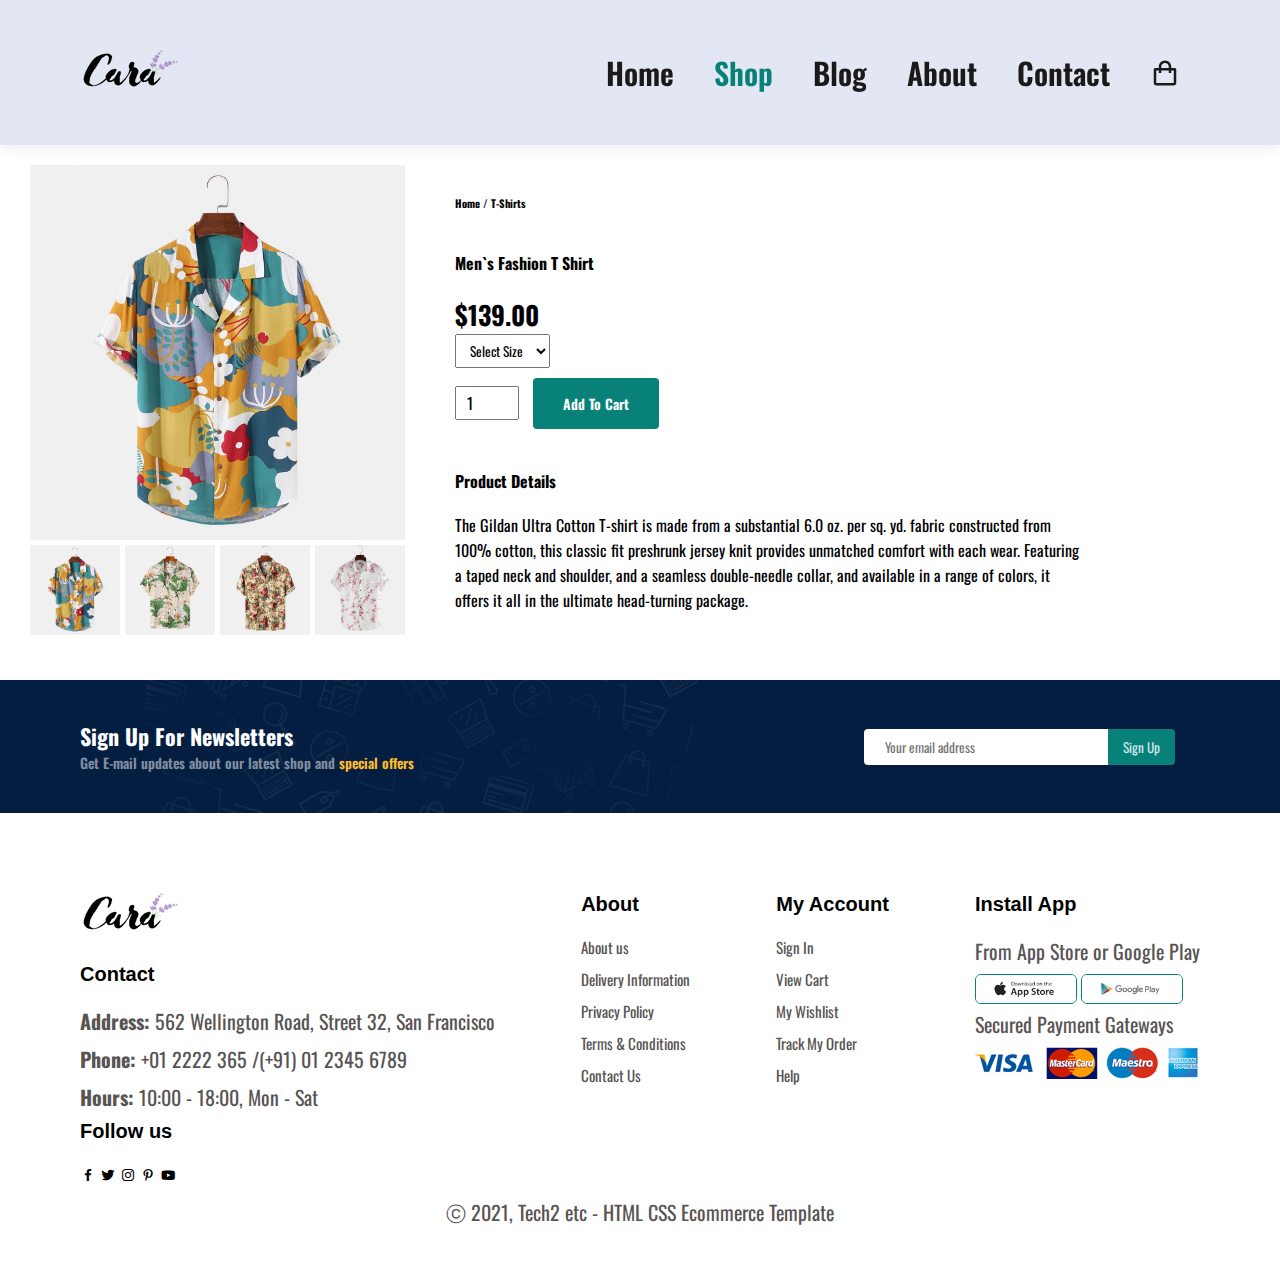
<file: sproduct.html>
<!DOCTYPE html>
<html lang="en">
<head>
    <meta charset="UTF-8">
    <meta http-equiv="X-UA-Compatible" content="IE=edge">
    <meta name="viewport" content="width=device-width, initial-scale=1.0">
    <!-- Link To CSS -->
    <link rel="stylesheet" href="style.css">
    <!-- Box Icons-->
    <link href='https://unpkg.com/boxicons@2.1.2/css/boxicons.min.css' rel='stylesheet'>
    <title>Tech2etc Ecommerce Tutorial</title>
</head>
<body>
    <section id="header">
        <a href="#"><img src="img/logo.png" class="logo"></a>
        <div>
            <ul id="navbar">
                <li><a href="index.html">Home</a></li>
                <li><a class="active" href="shop.html">Shop</a></li>
                <li><a href="blog.html">Blog</a></li>
                <li><a href="about.html">About</a></li>
                <li><a href="contact.html">Contact</a></li>
                <li id="lg-bag"><a href="cart.html"><i class='bx bx-shopping-bag'></i></a></li>
                <a href="#" id="close"><i  class='bx bx-x' ></i></a>
            </ul>
        </div>
        <div id="mobile">
            <a href="cart.html"><i class='bx bx-shopping-bag'></i></a>
            <i id="bar"  class='bx bx-list-ul'></i>
        </div>
    </section>

    <section id="prodetails">
        <div class="single-pro-image">
            <img src="img/products/f1.jpg" width="100%" id="MainImg" alt="">
            <div class="small-img-group">
                <div class="small-img-col">
                    <img  src="img/products/f1.jpg" width="100%" class="small-img" alt="">
                </div>
                <div class="small-img-col">
                    <img  src="img/products/f2.jpg" width="100%" class="small-img" alt="">
                </div>
                <div class="small-img-col">
                    <img  src="img/products/f3.jpg" width="100%" class="small-img" alt="">
                </div>
                <div class="small-img-col">
                    <img  src="img/products/f4.jpg" width="100%" class="small-img" alt="">
                </div>
            </div>
        </div>

        <div class="single-pro-details">
            <h6>Home / T-Shirts</h6>
            <h4>Men`s Fashion T Shirt</h4>
            <h2>$139.00</h2>
            <select>
                <option>Select Size</option>
                <option>XL</option>
                <option>XXL</option>
                <option>Small</option>
                <option>Large</option>
            </select>
            <input type="number" value="1">
            <button class="normal">Add To Cart</button>
            <h4>Product Details</h4>
            <span>The Gildan Ultra Cotton T-shirt is made from a substantial 6.0 oz. per
                sq. yd. fabric constructed from 100% cotton, this classic fit preshrunk
                jersey knit provides unmatched comfort with each wear. Featuring a taped neck
                and shoulder, and a seamless double-needle collar, and available in a range
                of colors, it offers it all in the ultimate head-turning package.
            </span>
        </div>
    </section>




  
    <section id="newsletter" class="section-p1 section-m1">
        <div class="newstext">
            <h4>Sign Up For Newsletters</h4>
            <p>Get E-mail updates about our latest shop and <span>special offers</span></p>
        </div>
        <div class="form">
            <input type="text" placeholder="Your email address">
            <button >Sign Up</button>
        </div>
    </section>

    <footer class="section-p1">
        <div class="col">
            <img class="logo" src="img/logo.png" alt="">
            <h4>Contact</h4>
            <p><strong>Address:</strong> 562 Wellington Road, Street 32, San Francisco</p>    
            <p><strong>Phone:</strong> +01 2222 365 /(+91) 01 2345 6789</p>
            <p><strong>Hours:</strong> 10:00 - 18:00, Mon - Sat</p>  
            <div class="follow">
                <h4>Follow us</h4>
                <div class="icon">
                    <i class='bx bxl-facebook'></i>
                    <i class='bx bxl-twitter' ></i>
                    <i class='bx bxl-instagram'></i>
                    <i class='bx bxl-pinterest-alt' ></i>
                    <i class='bx bxl-youtube' ></i>
                </div>
            </div>  
        </div>

        <div class="col">
            <h4>About</h4>
            <a href="#">About us</a>
            <a href="#">Delivery Information</a>
            <a href="#">Privacy Policy</a>
            <a href="#">Terms & Conditions</a>
            <a href="#">Contact Us</a>
        </div>

        <div class="col">
            <h4>My Account</h4>
            <a href="#">Sign In</a>
            <a href="#">View Cart</a>
            <a href="#">My Wishlist</a>
            <a href="#">Track My Order</a>
            <a href="#">Help</a>
        </div>

        <div class="col install">
            <h4>Install App</h4>
            <p>From App Store or Google Play</p>
            <div class="row">
                <img src="img/pay/app.jpg" alt="">
                <img src="img/pay/play.jpg" alt="">   
            </div>
            <p>Secured Payment Gateways</p>
            <img src="img/pay/pay.png" alt="">
        </div>

        <div class="copyright">
            <p>ⓒ 2021, Tech2 etc - HTML CSS Ecommerce Template</p>
        </div>
    </footer>


    <script src="script.js"></script>
</body>
</html>
</file>
<file: style.css>
/* Google Fonts */
@import url('https://fonts.googleapis.com/css2?family=Oswald:wght@200;300;400&display=swap');
 
/* Header Start */
*{
    font-family: 'Oswald',"wght";
    margin: 0;
    padding: 0;
}

#header {
    display: flex;
    align-items: center;
    justify-content: space-between;
    padding: 50px 80px;
    background: #E3E6F3;
    box-shadow: 0 5px 15px rgba(0,0,0, 0.06);
    z-index: 999;
    position: sticky;
    top: 0;
    left:0;
}
a {
    text-decoration: none;
  }

#navbar{
    display: flex;
    align-items: center;
    justify-content: center;
}

#navbar li{
    list-style: none;
    padding:0 20px ;
}

#mobile {
    display: none;
}

#close{
    display: none;
}

#navbar li a{
    text-decoration-line: none;
    font-size: 30px;
    font-weight: 600;
    color: #1a1a1a;
    transition: 0.4s ease;
}

#navbar li a:hover,
#navbar li a.active {
    color: #088178
}

#navbar li a.active::after,
#navbar li a:hover::after {
    content: "";
    width: 30%;
    height: 2px;
    position: absolute;
    bottom: -4px;
    left: 20px;
}

/* Home Page */

.section-p1{
    padding: 40px 80px;
}

.section-m1{
    margin: 40px 0;
}

button.normal{
    font-size: 14px;
    font-weight: 600;
    padding: 15px 30px;
    color: #000;
    background-color: #fff;
    border-radius: 4px;
    cursor: pointer;
    border: none;
    outline: none;
    transition: 0.2s;
}

button.white{
    font-size: 13px;
    font-weight: 600;
    padding: 11px 18px;
    color: #fff;
    background-color: transparent;
    cursor: pointer;
    border: 1px solid #fff;
    outline: none;
    transition: 0.2s;
}



#hero h1 {
    color: #088178;
    font-size: 50px;
    
}

#hero button{
    background-image: url("img/button.png");
    background-color: transparent;
    color: #088178;
    border: 0;
}

#hero {
    background-image: url("img/hero4.png");
    height: 90vh;
    width: 100%;
    background-size: cover;
    background-position: top 25% right 0; 
    padding: 0 40px; 
    display: flex;
    flex-direction: column;
    align-items: flex-start;
    justify-content: center;
}


#feature{
    display: flex;
    align-items: center;
    justify-content: space-between;
    flex-wrap: wrap;
}

#feature .fe-box{
    width: 180px;
    text-align: center;
    padding: 10px 0px;
    box-shadow: 20px 20px 34px rgba(0,0,0,0.03);
    border: 1px solid #cce7d0;
    margin: 10px;
    
}
#feature .fe-box img{
    width: 100%;
    margin-bottom: 5px;
}

#feature .fe-box h6{
    display: inline-block;
    padding: 9px 8px 6px 8px;
    line-height: 1;
    border-radius: 4px;
    color: #088178;
    background-color: #fddde4;
}

#feature .fe-box:nth-child(2) h6{
    background-color: #d1e8f2;
}

#feature .fe-box:nth-child(3) h6{
    background-color: #cdd4f8;
}

#feature .fe-box:nth-child(4) h6{
    background-color: #f6dbf6;
}

#feature .fe-box:nth-child(5) h6{
    background-color: #cdebbc;
}

#feature .fe-box:nth-child(6) h6{
    background-color: #fff2e5;
}

#product1{
    text-align: center;
}

#product1 .pro-container{
    display: flex;
    justify-content: space-between;
    padding-top: 20px;
    flex-wrap: wrap;
        
}
#product1 .pro{
    width: 20%;
    min-width: 150px;
    padding: 10px 12px;
    border: 1px solid #cce7d0;
    border-radius: 25px;
    cursor: pointer;
    box-shadow: 20px 20px 30px rgba(0,0,0,0.02);
    margin-left: 20px;
    margin-bottom: 10px;
    transition: 0.2s ease;
    position: relative;
}

#product1 .pro:hover{
    box-shadow: 20px 20px 30px rgba(0,0,0,0.06);
}

#product1 .pro img{
    width: 100%;
    border-radius: 20px;
}

#product1 .pro .des{
    text-align: start;
    padding: 10px 0;
}

#product1 .pro .des span{
    color: #606063;
    font-size: 12px;
}

#product1 .pro .des h5{
    padding-top: 7px;
    color: #1a1a1a;
    font-size: 14px;
}

#product1 .pro .des i{
    font-size: 12px;
    color: rgb(243, 181, 25);
}

#product1 .pro .des h4{
    padding-top: 7px;
    font-size: 15px;
    font-weight: 700;
    color: #088178;
}

#product1 .pro .cart{
    width: 40px;
    height: 40px;
    line-height: 40px;
    border-radius: 50px;
    background-color: #e8f6ea;
    font-weight: 500;
    color: #088178;
    border: 1px solid #ccd7d0;
    position: absolute;
    bottom: 20px;
    right: 10px;
    float: right;
}

#banner{
    display: flex;
    flex-direction: column;
    justify-content: center;
    align-items: center;
    text-align: center;
    background-image: url("img/banner/b2.jpg");
    width:100%;
    height: 40vh;
    background-size: cover;
    background-position: center;
}

#banner h4{
    color: #fff2e5;
    font-size: 16px;
}

#banner h2{
    color: #fff2e5;
    font-size: 30px;
    padding: 10px 0;
}

#banner h2 span{
    color: #ef3636;
    font-size: 30px;
    padding: 10px 0;
}

#banner button:hover{
    background: #088178;
    color: #fff;
}

#sm-banner{
    display: flex;
    justify-content: space-between;
    flex-wrap: wrap;
}


#sm-banner .banner-box{
    display: flex;
    flex-direction: column;
    justify-content: center;
    align-items: flex-start;
    background-image: url("img/banner/b17.jpg");
    min-width: 700px;
    height: 50vh;
    background-size: cover;
    background-position: center;
    padding-left: 20px;
    border-radius: 15px;
}

#sm-banner .banner-box2{
    background-image: url("img/banner/b10.jpg")
}


#sm-banner h4 {
    color: #fff;
    font-size: 20px;
    font-weight: 300;
}

#sm-banner h2 {
    color: #fff;
    font-size: 28px;
    font-weight: 800;
}

#sm-banner span {
    color: #fff;
    font-size: 14px;
    font-weight: 500;
    padding-bottom: 15px;
}

#sm-banner .banner-box:hover button{
    background: #088178;
    border: 1px solid #088178
}

#banner3 {
    display: flex;
    justify-content: space-between;
    flex-wrap: wrap;
    padding: 0 80px;
}


#banner3 .banner-box{
    display: flex;
    flex-direction: column;
    justify-content: center;
    align-items: stretch;
    background-image: url("img/banner/b7.jpg");
    min-width: 25%;
    height: 30vh;
    background-size: cover;
    background-position: center;
    padding: 20px;
    margin-bottom: 20px;
    border-radius: 15px;
}

#banner3 .banner-box2{
    background-image: url("img/banner/b4.jpg");
}

#banner3 .banner-box3{
    background-image: url("img/banner/b18.jpg");
}

#banner3 h2{ 
    color: #fff;
    font-weight: 700;
    font-size:16px;
}


#banner3 h3{ 
    color: #ec544e;
    font-weight: 800;
    font-size:15px;
}

#newsletter{
    display: flex;
    justify-content: space-between;
    flex-wrap: wrap;
    align-items: center;
    background-image: url("img/banner/b14.png");
    background-repeat: no-repeat;
    background-position: 20% 30%;
    background-color: #041e42;
}  

#newsletter h4{
    font-size: 22px;
    font-weight: 700;
    color: #fff
}

#newsletter p{
    font-size: 14px;
    font-weight: 600;
    color: #818ea0
}

#newsletter p span{
    color: #ffbd27;
}

#newsletter .form{
    display: flex;
    width: 30%;
}

#newsletter input{
    height: 2.125rem;
    padding: 0 1.25rem;
    width: 60%;
    border: 1px solid transparent;
    border-radius: 4px;
    outline: none;
    border-top-right-radius: 0; 
    border-bottom-right-radius: 0; 
}

#newsletter button{
   width:20%;
   border-radius: 4px;
   border-top-left-radius: 0; 
   border-bottom-left-radius: 0; 
   border: none;
   background-color: #088178;
   color: #d1e8f2
}

#newsletter button:hover{
    border: 1px solid;
    cursor: pointer;
}

footer {
    display: flex;
    flex-wrap: wrap;
    justify-content: space-between;
}

footer .col{
    display: flex;
    flex-direction: column;
    align-items: flex-start;
    margin-bottom: 10px
}

footer .logo{
    margin-bottom: 30px;
}




footer h4{
    font-family: 'Franklin Gothic Medium', 'Arial Narrow', Arial, sans-serif;
    font-size: 20px;
    padding-bottom: 20px;
    
}

footer p{
    font-size: 20px;
    margin: 0 0 8px 0;
    color: rgb(88, 84, 84);
}

footer a{
    font-size: 15px;
    color: rgb(88, 84, 84);
    margin-bottom: 10px;
}

footer .install .row img{
    border: 1px solid #088178;
    border-radius: 6px;
    width: 100px;
}

footer .follow i:hover,
footer a:hover{
    color: #088178;
}

footer .copyright{
    width: 100%;
    text-align: center;
    color: rgb(88, 84, 84);
}



/* Start Media Query */




/* Shop Page */
#page-header{
    background-image: url("img/banner/b1.jpg");
    width: 100%;
    height: 40vh;
    background-size: cover; 
    display: flex;
    justify-content: center;
    text-align: center;
    flex-direction: column;
    padding: 14px;
    color: #fff;
}

#page-header h2{
    font-size: 45px;
}

#page-header p{
    font-size: 20px;
}


#pagination {
     text-align: center
}

#pagination a i{
   font-size: 16px;
   font-weight: 600;
}

#pagination a{
    text-decoration: none;
    background-color: #088178;
    padding: 15px 20px;
    border-radius: 4px;
    color: #fff;
    font-weight: 600;
}


/* Single Product */

#prodetails {
    display: flex;
    margin-top: 20px;
    margin-left: 30px;
}


#prodetails .single-pro-image{
    width: 30%;
    margin-right: 50px;
}

.small-img-group{
    display:flex;
    justify-content: space-between;
}

.small-img-col{
    flex-basis: 24%;
    cursor: pointer;
}

#prodetails .single-pro-details{
    width: 50%;
    padding-top: 30px;
}


#prodetails .single-pro-details h4{
    padding: 40px 0 20px 0;
}


#prodetails .single-pro-details h2{
    font-size: 26px;
}

#prodetails .single-pro-details select{
    display: block;
    padding: 5px 10px;
    margin-bottom: 10px;
}

#prodetails .single-pro-details input{
    width: 50px;
    height: 30px;
    padding-left: 10px;
    font-size: 16px;
    margin-right: 10px;
}

#prodetails .single-pro-details input:focus{
    outline: none;
}


#prodetails .single-pro-details button{
    background-color: #088178;
    color: #fff
}

#prodetails .single-pro-details span{
    line-height: 25px;
}

#product2 {
    display: flex;
    justify-content: space-between;
}


/* Blog page */

#page-header.blog-header{
    background-image: url("img/banner/b19.jpg");
}

#blog {
    padding: 150px 150px 0 150px;
}

#blog .blog-box{
    display: flex;
    align-items: center;
    width: 100%;
    position: relative;
    padding-bottom: 90px;
}

#blog .blog-img{
    width: 40%;
    margin-right: 40px;

}

#blog img{
    width: 100%;
    height: 300px;
    object-fit: cover;
}

#blog .blog-details{
    width: 50%;
}

#blog .blog-details a{
    text-decoration: none;
    font-size: 11px;
    color: #000;
    font-weight: 700;
    position: relative;
    transition: 0.3s;
}

#blog .blog-details a::after{
    content: "";
    width: 50px;
    height: 1px;
    background-color: #000;
    position: absolute;
    top: 4px;
    right: -60px;
}

#blog .blog-details a:hover{
    color: #088178
}

#blog .blog-details a:hover::after{
    background-color: #088178;
}

#blog .blog-box h1{
    position: absolute;
    top: -60px;
    left: 0;
    font-size: 70px;
    font-weight: 700;
    color: #c9cbce;
    z-index: -9;
}

#blog .blog-box h4{
    margin-bottom: 10px;
}

#blog .blog-box p{
    color:#606063;
}


/* About Page */
#page-header.about-header{
    background-image: url("img/about/banner.png")
}


#about-head {
    display: flex;
    align-items: center;
}


 
#about-head img{
    width: 50%;
    height: auto;
}
 
#about-head div{
    padding-left: 30px;
}


#about-app {
    text-align: center;
}

#about-app h1{
    font-size: 60px;
}

#about-app .video{
    width: 70%;
    height: 100%;
    margin-top: 30px;
}

#about-app .video video{
    width: 100%;
    height: 100%;
    border-radius: 20px;
}


#contact-details {
    display:flex;
    align-items: center;
    justify-content: space-between;
}

#contack-details .details{
    width:auto;
}

#contact-details .details span{
    font-size: 20px;
}

#contact-details .details h2{
    font-size: 35px;
    line-height: 35px;
    padding: 20px;
}

#contact-details .details h3{
    margin-top: 10px;
    font-size: 20px;
    line-height: 15px;
}

#contact-details .details li {
    list-style: none;
    display: flex;
    padding: 10px 0;
}

#contact-details .details li i{
    font-size: 30px;
    padding-right: 22px;
}

#contact-details .details li p {
    margin: 0;
    font-size: 20px;
}

#contact-details .map{
    width: 55%;
    height: 400px;
}

#contact-details .map iframe{
    width: 100%;
    height: 100%;
}
</file>
